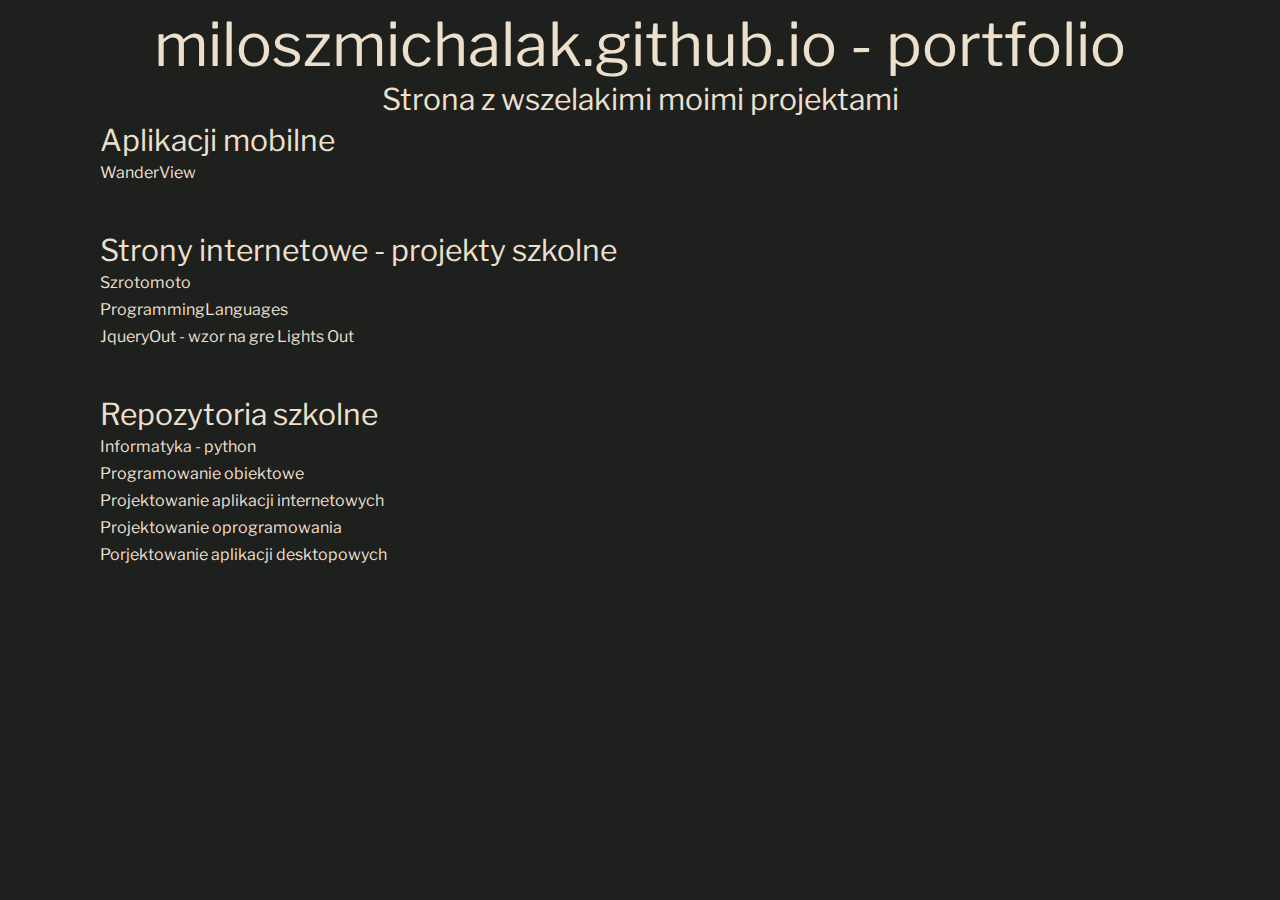
<file: index.html>
<!DOCTYPE html>
<html lang="en" xmlns="http://www.w3.org/1999/html">
<head>
    <meta charset="UTF-8">
    <meta http-equiv="X-UA-Compatible" content="IE=edge">
    <meta name="viewport" content="width=device-width, initial-scale=1.0">
    <title>Miloszmichalak.github.io</title>
    <link rel="stylesheet" href="style.css">
</head>
<body>

    <header class="text-center">miloszmichalak.github.io - portfolio</header>
    <article class="text-center">Strona z wszelakimi moimi projektami</article>

    <div>
        <article>Aplikacji mobilne</article>
        <a target="_blank" href="https://github.com/MiloszMichalak/WanderView">WanderView</a>
    </div>

    <div>
        <article>Strony internetowe - projekty szkolne</article>
        <a target="_blank" href="https://miloszmichalak.github.io/Szrotomoto/index.html">Szrotomoto</a>
        <a target="_blank" href="https://miloszmichalak.github.io/ProgrammingLanguages/index.html">ProgrammingLanguages</a>
        <a target="_blank" href="https://miloszmichalak.github.io/jQueryOut/index.html">JqueryOut - wzor na gre Lights Out</a>
    </div>

    <div>
        <article>Repozytoria szkolne</article>
        <a target="_blank" href="https://github.com/MiloszMichalak/Python-informatyka">Informatyka - python</a> 
        <a target="_blank" href="https://github.com/MiloszMichalak/Programowanie-obiektowe">Programowanie obiektowe</a>
        <a target="_blank" href="https://github.com/MiloszMichalak/Projektowanie-aplikacji-internetowych">Projektowanie aplikacji internetowych</a>
        <a target="_blank" href="https://github.com/MiloszMichalak/Projektowanie-oprogramowania">Projektowanie oprogramowania</a>
        <a target="_blank" href="https://github.com/MiloszMichalak/Projektowanie-aplikacji-desktopowych">Porjektowanie aplikacji desktopowych</a>
    </div>

</body>
</html>
</file>
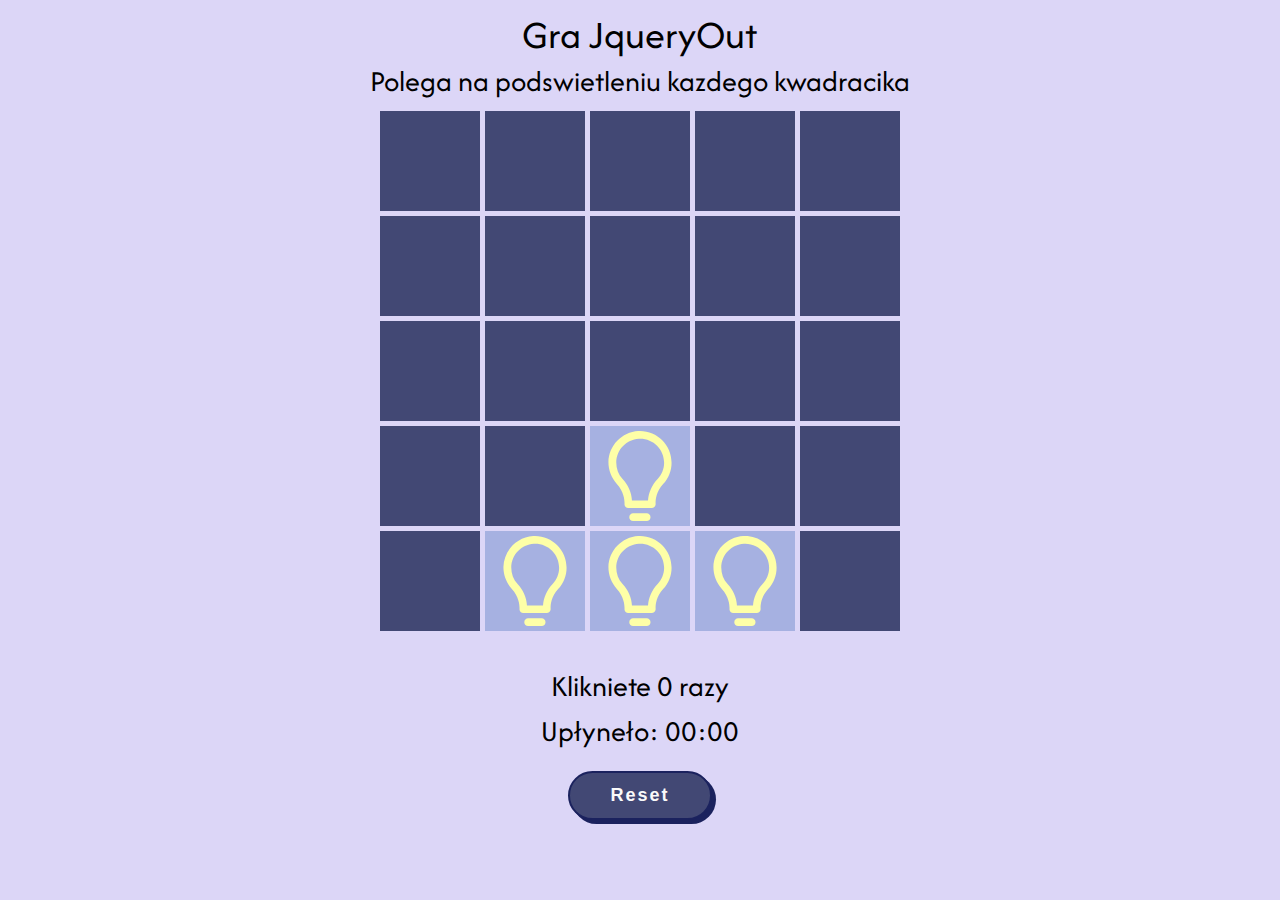
<file: JqueryOut/index.html>
<!doctype html>
<html lang="pl">
<head>
    <meta charset="UTF-8">
    <meta name="viewport" content="width=device-width, initial-scale=1">
    <title>Gra JqueryOut</title>
    <script src="https://code.jquery.com/jquery-3.1.1.min.js"></script>
    <script async src="script.js"></script>
    <link rel="stylesheet" href="style.css">
</head>
<body>

    <header>Gra JqueryOut</header>
    <article>Polega na podswietleniu kazdego kwadracika</article>

    <div id="board">
        <div id="game-board"></div>
    </div>
   <div>
       <p id="youWon"></p>
       <p id="timeClicked" class="info">Klikniete 0 razy</p>
       <p id="czas" class="info">Upłyneło: 00:00</p>
       <input id="reset" type="button" value="Reset">
   </div>

</body>
</html>
</file>
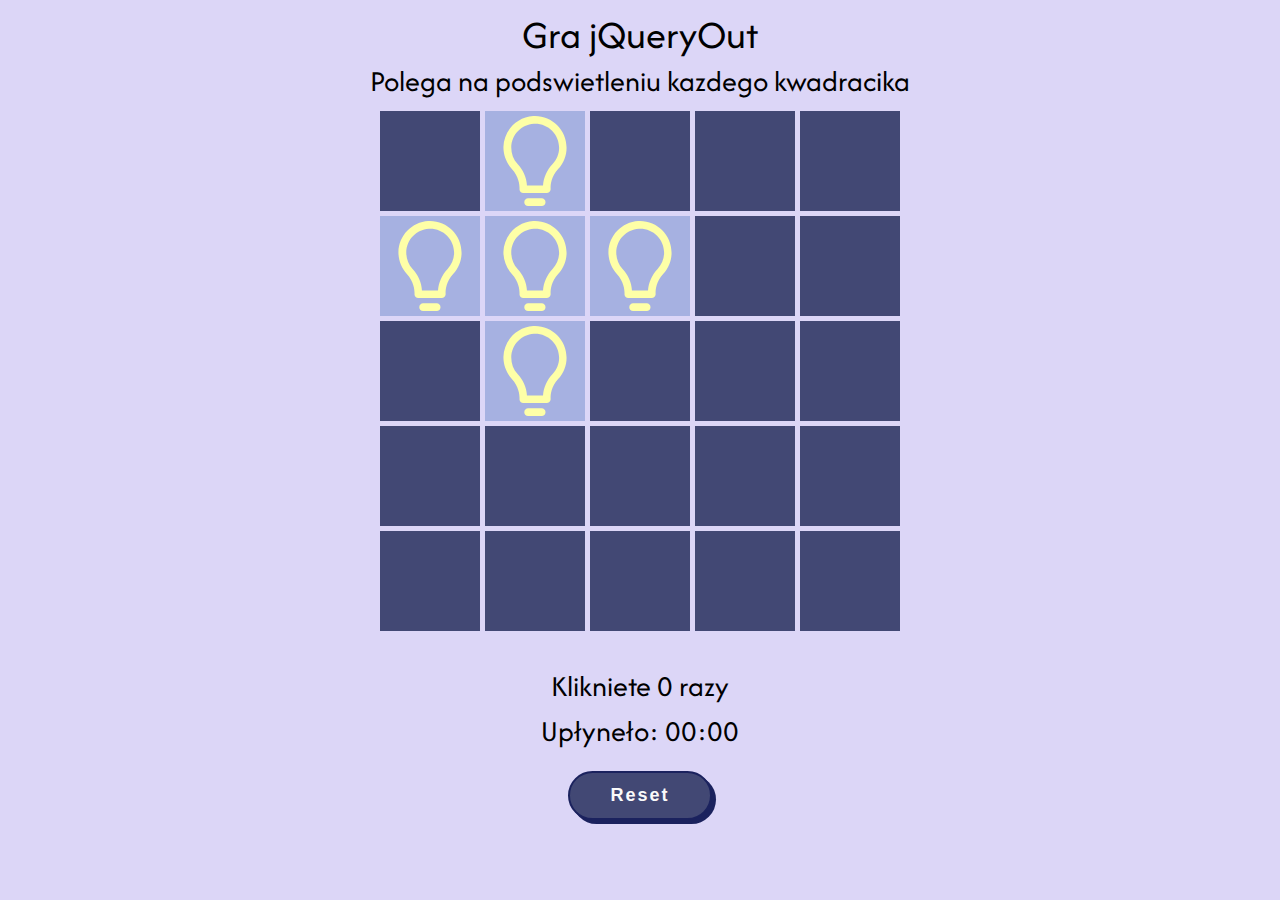
<file: jQueryOut/index.html>
<!doctype html>
<html lang="pl">
<head>
    <meta charset="UTF-8">
    <meta name="viewport" content="width=device-width, initial-scale=1">
    <title>Gra JqueryOut</title>
    <script src="https://code.jquery.com/jquery-3.6.0.min.js"></script>
    <script async src="script.js"></script>
    <link rel="stylesheet" href="style.css">
</head>
<body>

    <header>Gra jQueryOut</header>
    <article>Polega na podswietleniu kazdego kwadracika</article>

    <div id="board">
        <div id="game-board"></div>
    </div>
   <div>
       <p id="youWon"></p>
       <p id="timeClicked" class="info">Klikniete 0 razy</p>
       <p id="czas" class="info">Upłyneło: 00:00</p>
       <input id="reset" type="button" value="Reset">
   </div>

</body>
</html>
</file>
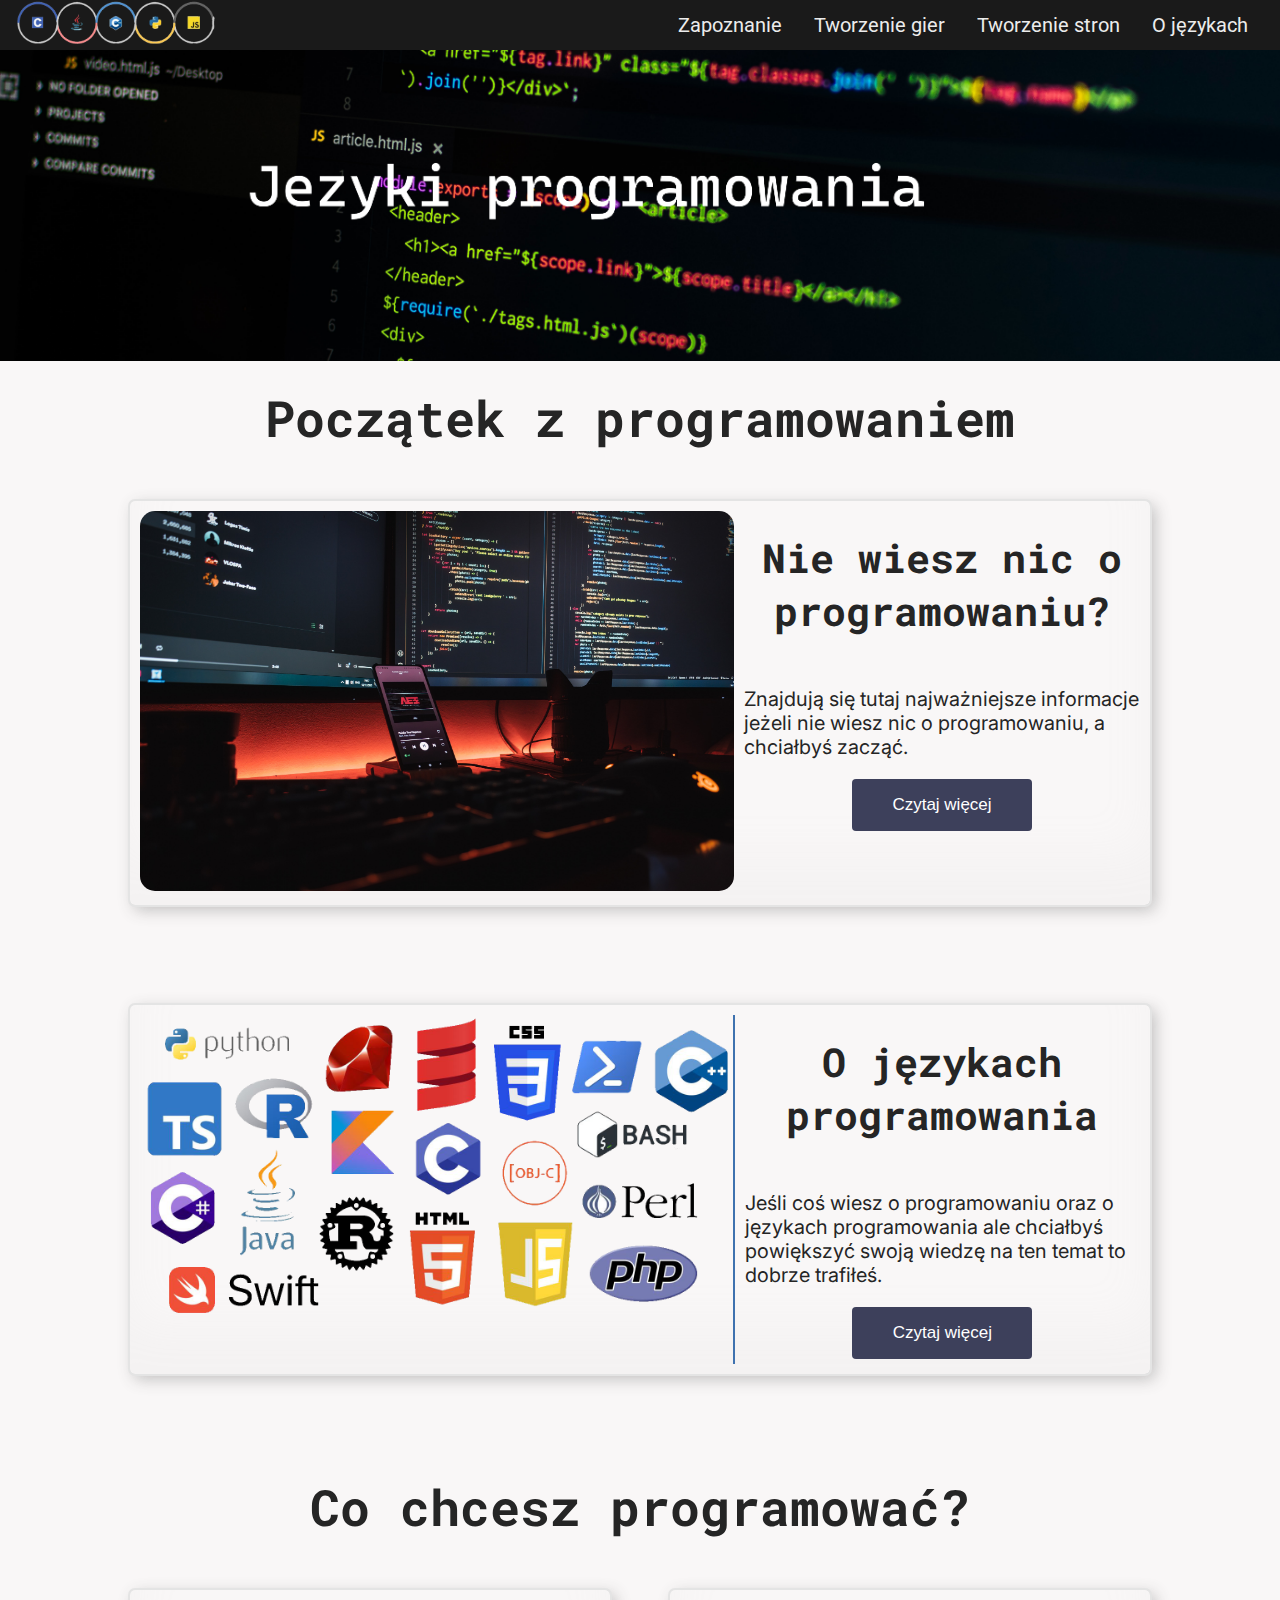
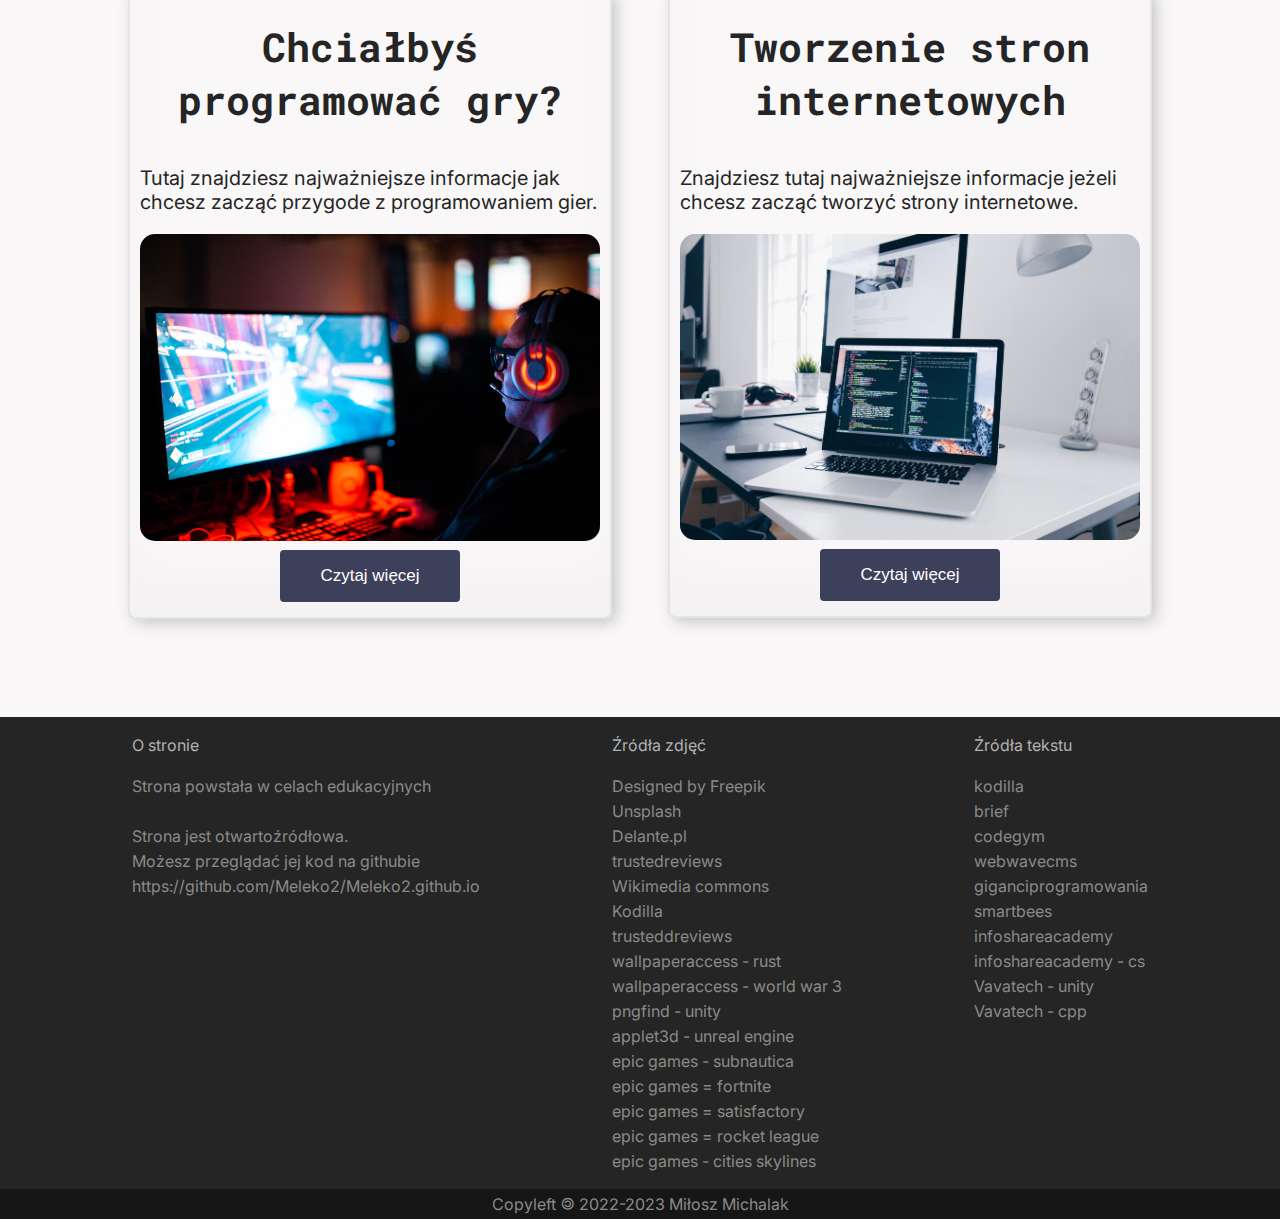
<file: ProgrammingLanguages/index.html>
<!DOCTYPE html>
<html lang="pl">
<head>
    <meta charset="UTF-8" />
    <meta name="viewport" content="width=device-width, initial-scale=1, shrink-to-fit=no">
    <meta http-equiv="x-ua-compatible" content="ie=edge">
    <meta http-equiv="X-UA-Compatible" content="IE=7">
    <meta http-equiv="Content-Type" content="text/html;charset=UTF-8">
    <meta name="description" content="Strona wykonana w celach edukacyjnych, zrzekam sie wszystkich praw autorskich">
    <meta name="keywords" content="Language, jezyki, Programming, programowania, programowanie, nauka, edukacja">
    <meta name="author" content="Miłosz Michalak">
    <title>Języki programowania</title>
    <link rel="icon" type="image/png" href="/img/SmallLogo.png">
    <link rel="stylesheet" href="mainStyle.css">
    <link rel="stylesheet" href="indexStyle.css">
</head>
<body>
    
    <!--Navigation-->
    <div class="top-nav">
        <div>
          <a href="index.html"><img src="img/logo.png" alt="Logo" id="logoIndex"></a>
        </div>
        <input id="menu-toggle" type="checkbox">
        <label class='menu-button-container' for="menu-toggle">
        <div class='menu-button'></div>
      </label>
        <ul class="menu">
          <li><a href="websites/Zapoznanie/zapoznanie.html">Zapoznanie</a></li>
          <li><a href="websites/gry/gry.html">Tworzenie gier</a></li>
          <li><a href="websites/stronyInternetowe/strony.html">Tworzenie stron</a></li>
          <li><a href="websites/jezyki/jezyki.html">O językach</a></li>
        </ul>
    </div>
    
    <!--Header-->
    <img id="background" src="img/programmingBackground.png" alt="">
    
    <!--Main container-->
    <div class="container">
        <h2 class="mediumHeader mb-5">Początek z programowaniem</h2>
        <!--Title boxes-->
        
        <div class="wideBox">
            <!--img Box-->
            <div class="imgBox">
                <img src="img/aboutBackground.jpg" alt="programowanie" class="picture">
            </div>
            <!--Text Box-->
            <div class="headersBox">
                <h3 class="header text-center mb-5">Nie wiesz nic o programowaniu?</h3>
                <p class="text">Znajdują się tutaj najważniejsze informacje jeżeli nie wiesz nic o programowaniu, a chciałbyś zacząć.</p>
                <button onclick="location.href='websites/Zapoznanie/zapoznanie.html'"><span>Czytaj więcej</span></button>
            </div>
        </div>
        <div class="wideBox">
            <!--img Box-->
            <div class="imgBox" id="brImg">
                <img src="img/programmingLanguages.png" alt="programowanie" class="picture">
            </div>
            <!--Text Box-->
            <div class="headersBox">
                <h3 class="header text-center mb-5">O językach programowania</h3>
                <p class="text">Jeśli coś wiesz o programowaniu oraz o językach programowania ale chciałbyś powiększyć swoją wiedzę na ten temat to dobrze trafiłeś.</p>
                <button onclick="location.href='websites/jezyki/jezyki.html'"><span>Czytaj więcej</span></button>
            </div>
        </div>
        
        <h2 class="mediumHeader mb-5">Co chcesz programować?</h2>
        <!--Boxes-->
        <div class="boxy">
            <!--Game box-->
            <div class="box">
                    <h3 class="header text-center">Chciałbyś programować gry?</h3>
                    <p class="text">Tutaj znajdziesz najważniejsze informacje jak chcesz zacząć przygode z programowaniem gier.</p>
                    <img src="img/gameBackground.jpg" alt="Osoba grająca w gre" class="picture">
                    <button onclick="location.href='websites/gry/gry.html'"><span>Czytaj więcej</span></button>
            </div>
            <!--Web box-->
            <div class="box">
                <h3 class="header text-center">Tworzenie stron internetowych</h3>
                <p class="text">Znajdziesz tutaj najważniejsze informacje jeżeli chcesz zacząć tworzyć strony internetowe.</p>
                <img src="img/websiteBackground.jpg" alt="laptop z otwartym programem do programowania i w tle monitor z otwarta strona internetowa" class="picture">
                <button onclick="location.href='websites/stronyInternetowe/strony.html'"><span>Czytaj więcej</span></button>
            </div>
        </div>

    </div>

    <div class="footer">
        <div class="footer-list">
            <p class="mb-3">O stronie</p>
            <a href="#">Strona powstała w celach edukacyjnych</a><br>
            <a href="#">Strona jest otwartoźródłowa.<br>
            Możesz przeglądać jej kod na githubie <a href="https://github.com/Meleko2/Meleko2.github.io" target="_blank">https://github.com/Meleko2/Meleko2.github.io</a></a>
        </div>

        <div class="footer-list">
            <p class="mb-3">Źródła zdjęć</p>   
            <a href="http://www.freepik.com" target="_blank">Designed by Freepik</a>
            <a href="https://unsplash.com" target="_blank">Unsplash</a>
            <a href="https://delante.pl/definicje/certyfikat-ssl/" target="_blank">Delante.pl</a>
            <a href="https://www.trustedreviews.com/news/fortnite-chapter-3-new-map-battle-pass-skins-release-date-4189712">trustedreviews</a>
            <a href="https://commons.wikimedia.org/wiki/Strona_główna" target="_blank">Wikimedia commons</a>
            <a href="https://kodilla.com/pl/blog/jak-efektywnie-uczyc-sie-programowania" target="_blank">Kodilla</a>
            <a href="https://www.trustedreviews.com/news/pokemon-go-gets-a-special-update-for-iphones-4189154" target="_blank">trusteddreviews</a>
            <a href="https://wallpaperaccess.com/rust-game" target="_blank">wallpaperaccess - rust</a>
            <a href="https://wallpaperaccess.com/world-war-3-game" target="_blank">wallpaperaccess - world war 3</a>
            <a href="https://www.pngfind.com/freepng/unity-logo/" target="_blank">pngfind - unity</a>
            <a href="https://applet3d.com/3d-rendering/best-architectural-rendering-software/" target="_blank">applet3d - unreal engine</a>
            <a href="https://store.epicgames.com/en-US/p/subnautica" target="_blank">epic games - subnautica</a>
            <a href="https://store.epicgames.com/en-US/p/fortnite" target="_blank">epic games = fortnite</a>
            <a href="https://store.epicgames.com/en-US/p/satisfactory" target="_blank">epic games = satisfactory</a>
            <a href="https://store.epicgames.com/en-US/p/rocket-league" target="_blank">epic games = rocket league</a>
            <a href="https://store.epicgames.com/pl/p/cities-skylines" target="_blank">epic games - cities skylines</a>

        </div>

        <div class="footer-list">
            <p class="mb-3">Źródła tekstu</p>
            <a href="https://kodilla.com/pl/blog/nauka-programowania-od-zera" target="_blank">kodilla</a>
            <a href="https://brief.pl/tworzenie-stron-internetowych-od-czego-powinienes-zaczac/" target="_blank">brief</a>
            <a href="https://codegym.cc/pl/groups/posts/dlaczego-powiniene-nauczy-si-jzyka-java-w-2020" target="_blank">codegym</a>
            <a href="https://webwavecms.com/tworzenie-stron-internetowych-to-latwe" target="_blank">webwavecms</a>
            <a href="https://www.giganciprogramowania.edu.pl/blog/jak-zaczac-przygode-z-programowaniem-gier" target="_blank">giganciprogramowania</a>
            <a href="https://smartbees.pl/baza-wiedzy/php" target="_blank">smartbees</a>
            <a href="https://infoshareacademy.com/blog/2021/01/18/jak-zaczac-programowac-gry/" target="_blank">infoshareacademy</a>
            <a href="https://infoshareacademy.com/blog/2022/12/14/dlaczego-warto-zostac-c-developerem/" target="_blank">infoshareacademy - cs</a>
            <a href="https://vavatech.pl/technologie/tworzenie-gier/unity" target="_blank">Vavatech - unity</a>
            <a href="https://vavatech.pl/technologie/jezyki-programowania/cpp" target="_blank">Vavatech - cpp</a>
        </div>
        </div>

        <div id="down-footer">
            <a href="#">Copyleft <span id="copyleft">&copy;</span> 2022-2023 Miłosz Michalak</a>
        </div>

</body>
</html>
</file>
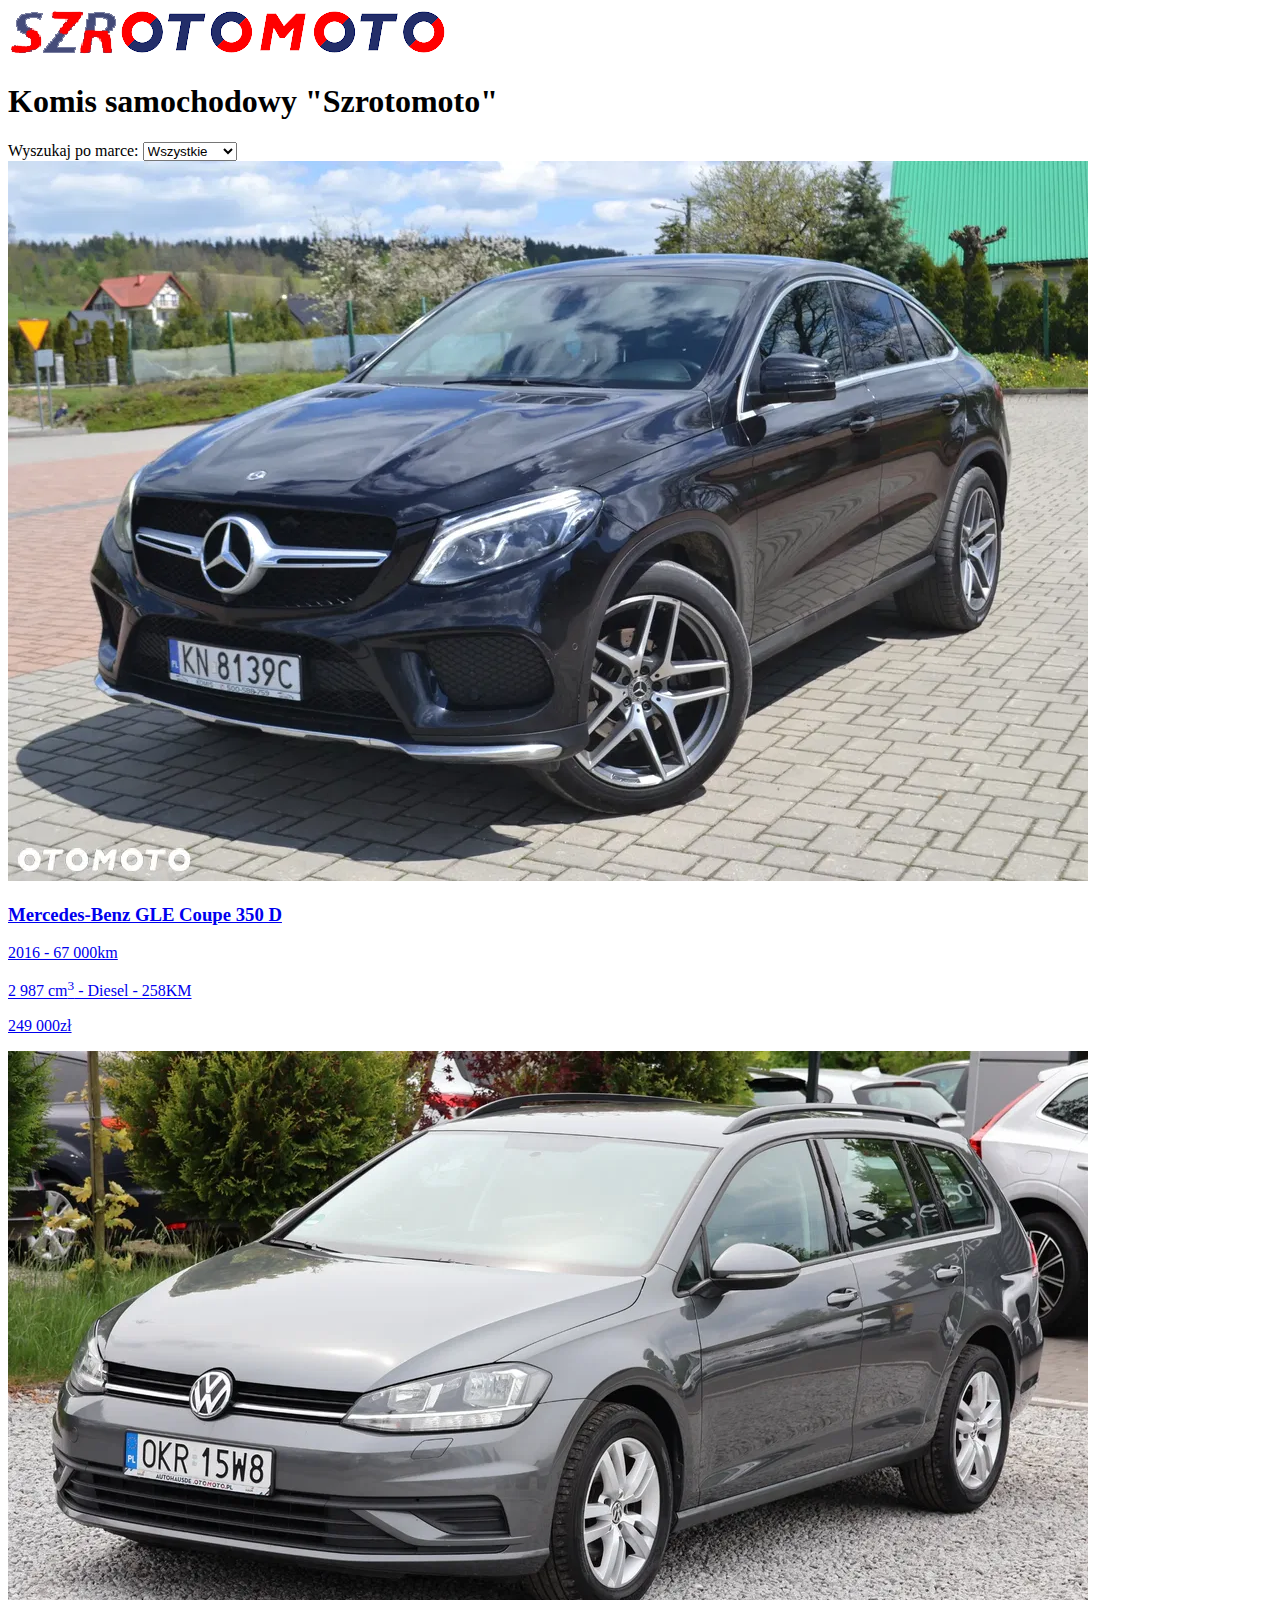
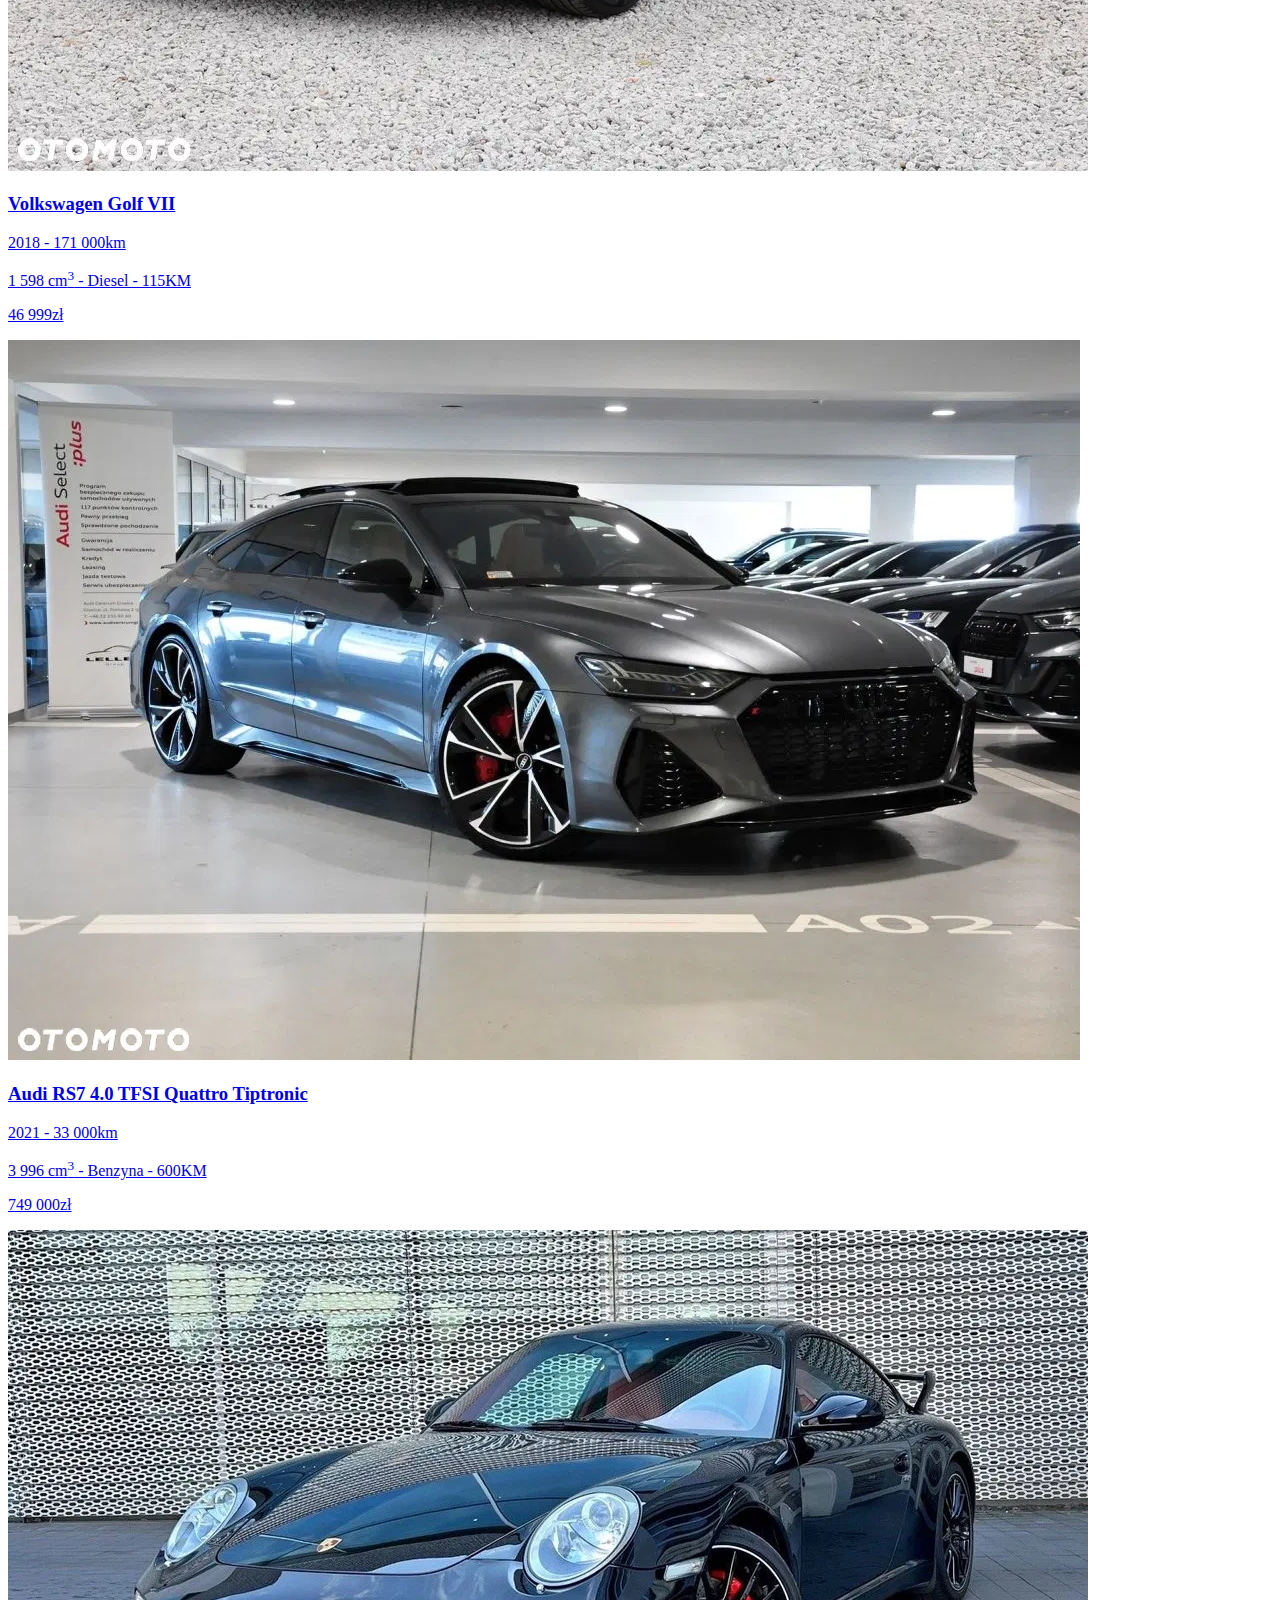
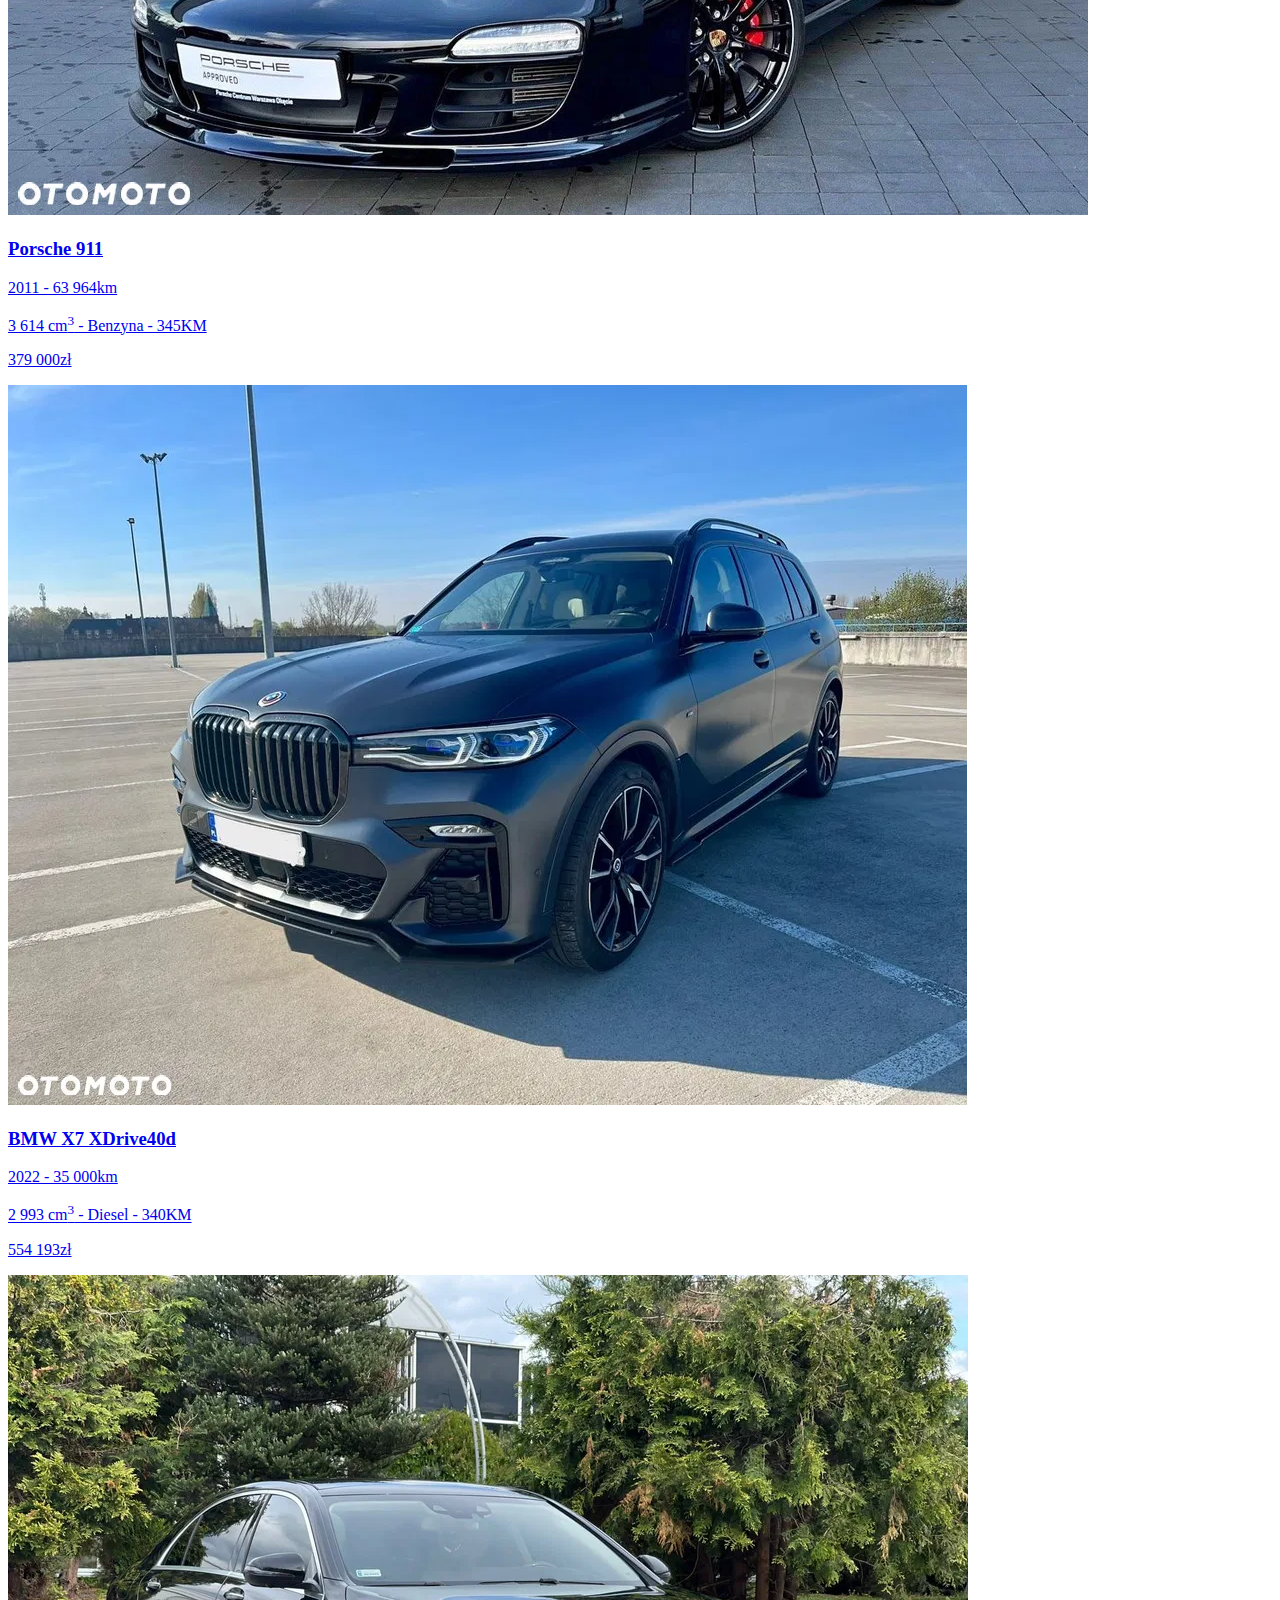
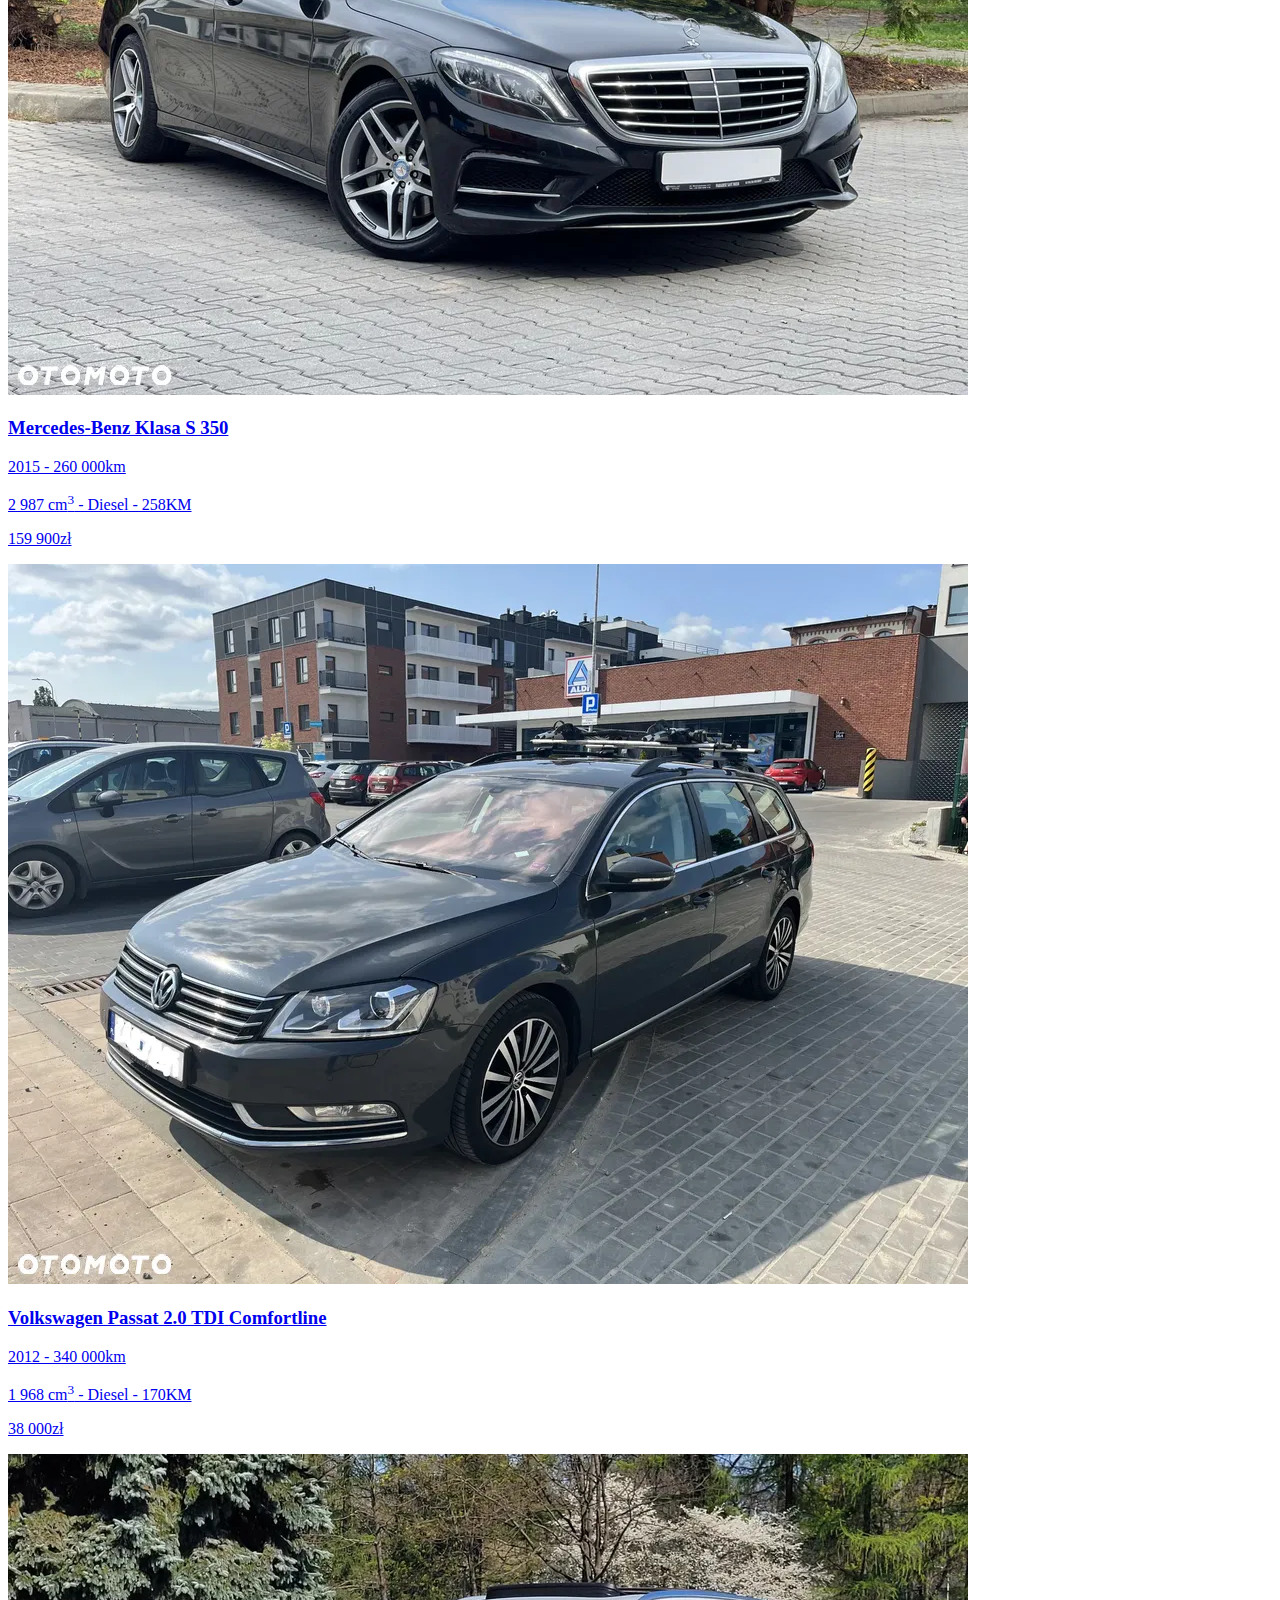
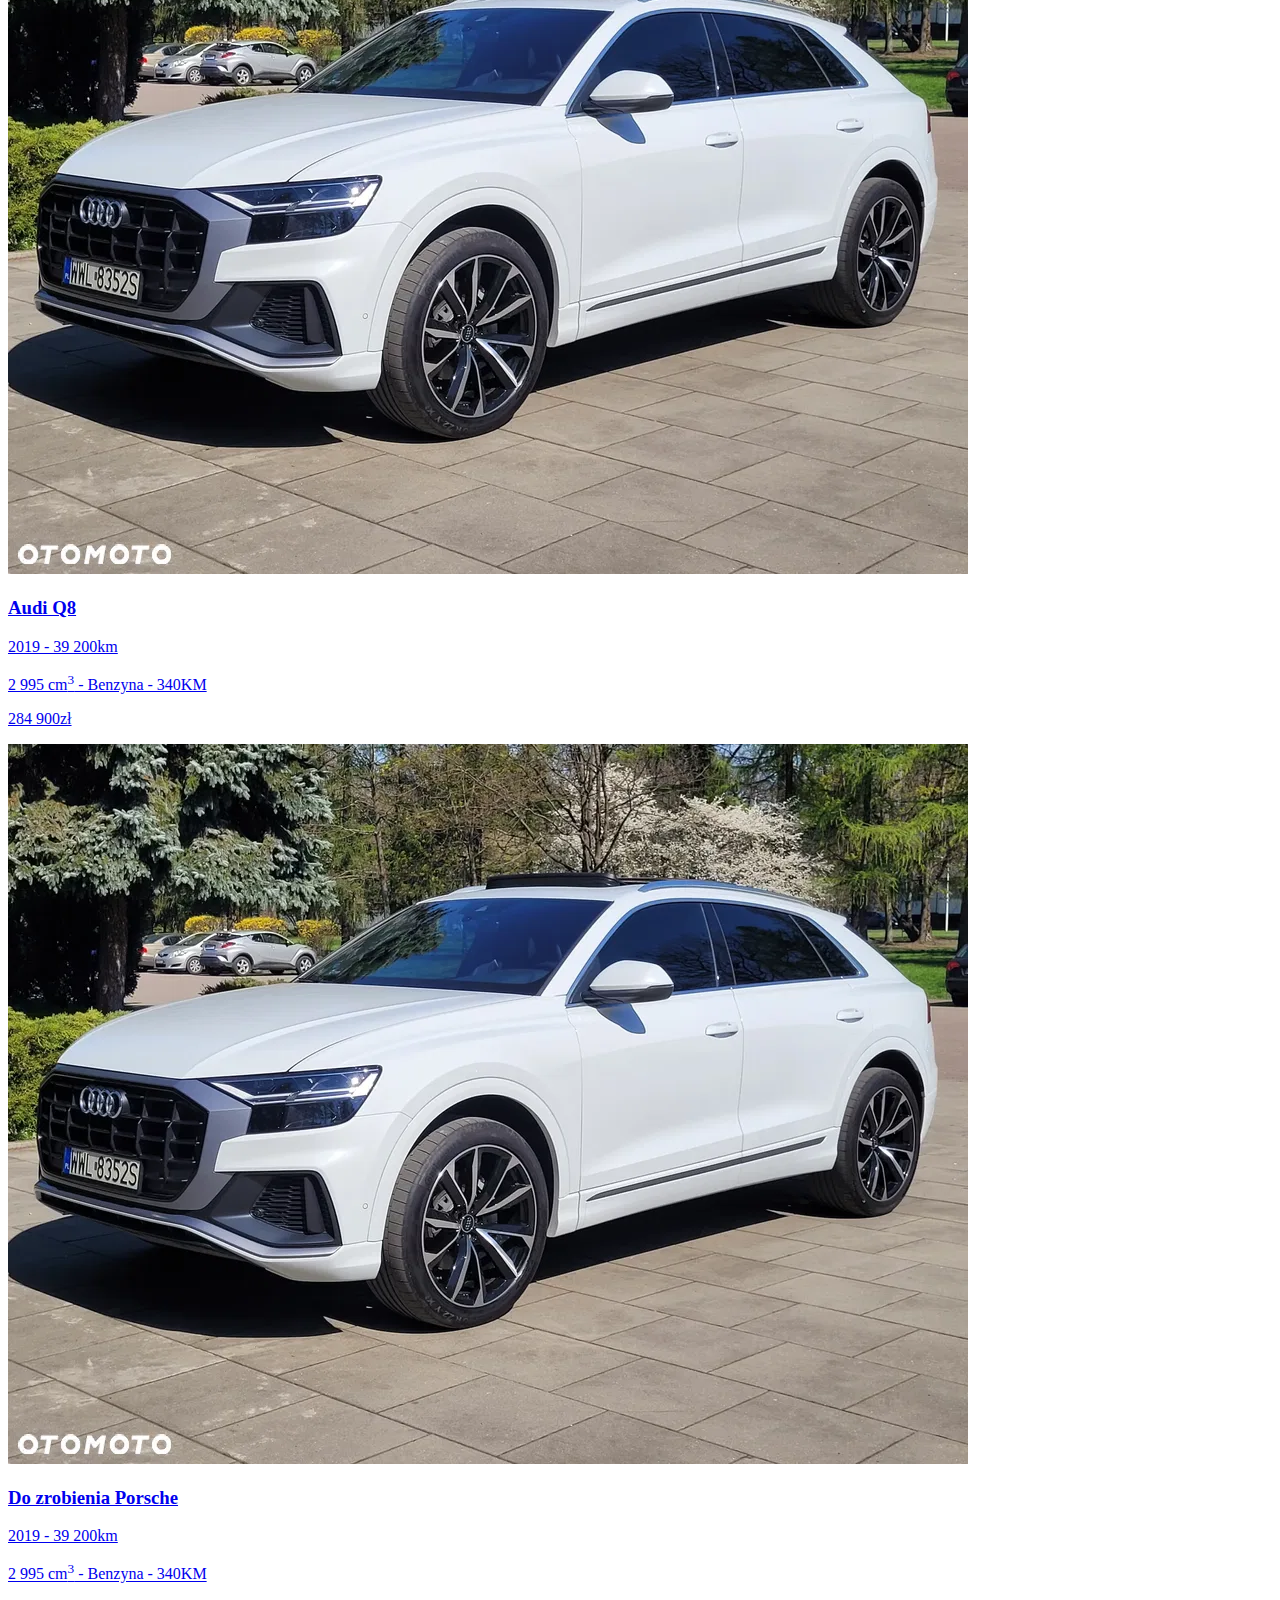
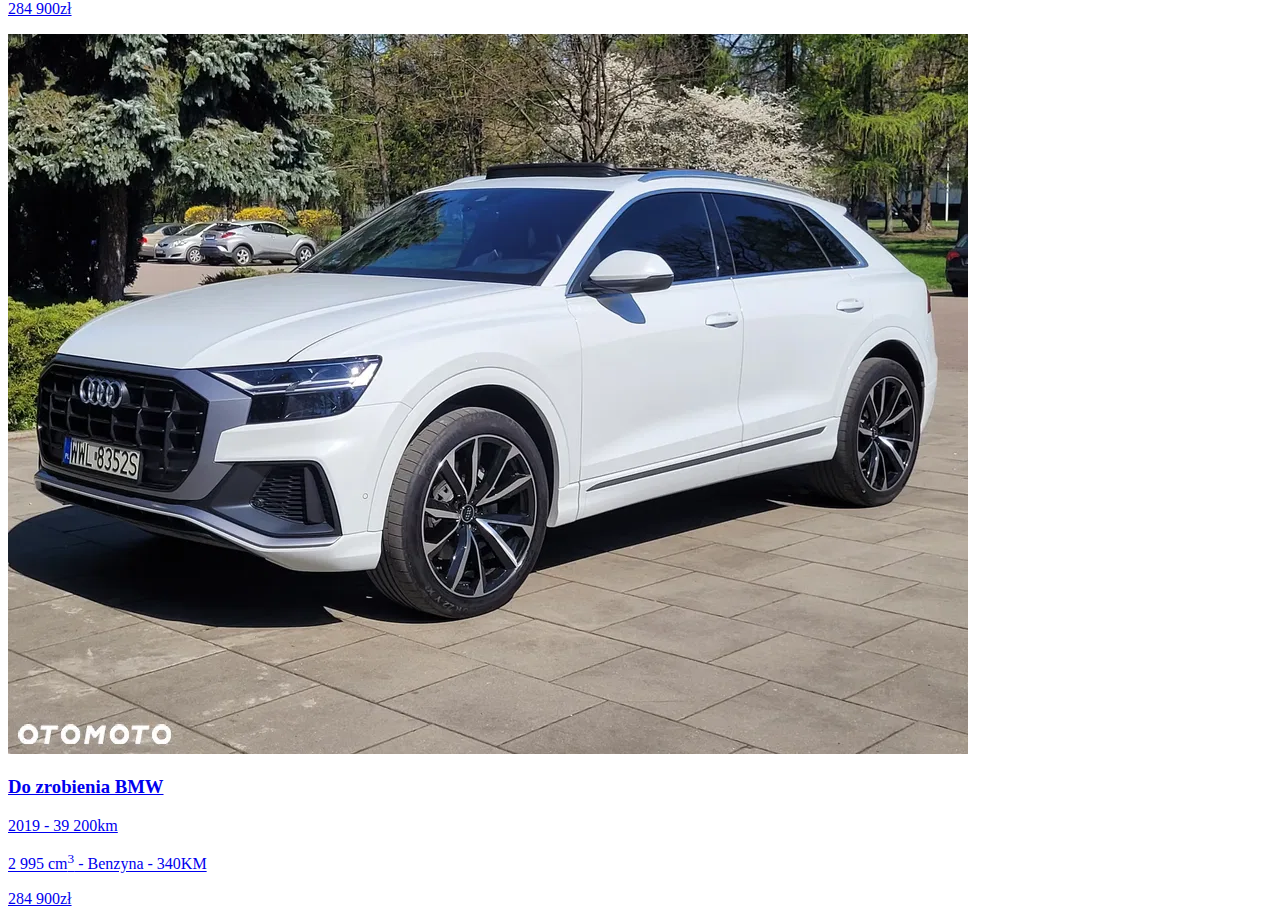
<file: Szrotomoto/index.html>
<!DOCTYPE html>
<html lang="pl">
  <head>
    <meta charset="UTF-8" />
    <meta http-equiv="X-UA-Compatible" content="IE=edge" />
    <meta name="viewport" content="width=device-width, initial-scale=1.0" />
    <meta http-equiv="Content-Type" content="text/html;charset=UTF-8" />
    <meta
      name="description"
      content="Salon samochodowy Szrotomoto. Strona internetowa zrobiona w celach edukacyjnych"
    />
    <meta
      name="keywords"
      content="Nauka, mercedes, samochod, salon, samochod"
    />
    <title>Szrotomoto</title>
    <link
      href="https://cdn.jsdelivr.net/npm/bootstrap@5.3.0/dist/css/bootstrap.min.css"
      rel="stylesheet"
      integrity="sha384-9ndCyUaIbzAi2FUVXJi0CjmCapSmO7SnpJef0486qhLnuZ2cdeRhO02iuK6FUUVM"
      crossorigin="anonymous"
    />
    <link rel="shortcut icon" href="img/logoS.png" type="image/x-icon">
    <script
      src="https://cdn.jsdelivr.net/npm/bootstrap@5.3.0/dist/js/bootstrap.bundle.min.js"
      integrity="sha384-geWF76RCwLtnZ8qwWowPQNguL3RmwHVBC9FhGdlKrxdiJJigb/j/68SIy3Te4Bkz"
      crossorigin="anonymous"
    ></script>
    <script src="js/script.js"></script>
  </head>
  <body>

    <nav class="navbar navbar-expand-lg bg-body-secondary">
      <div class="container-fluid">
        <a class="navbar-brand fs-1 d-block ms-auto me-auto" href="index.html"
          ><img src="img/pinkeLogo.png" alt=""></a
        >
      </div>
    </nav>

    <div class="container offset-xxl-2">
      <h1 class="mt-5 mb-5 display-2">Komis samochodowy "Szrotomoto"</h1>
      <div class="row">
        <div class="col-md-6 col-sm-12">
          <label class="fs-4 mb-2">Wyszukaj po marce:</label>
          <select
            class="form-select mb-4"
            name="cars"
            id="cars"
            onchange="Wybor()"
          >
            <option value="all">Wszystkie</option>
            <option value="volkswagen">Volkswagen</option>
            <option value="mercedes">Mercedes</option>
            <option value="audi">Audi</option>
            <option value="porsche">Porsche</option>
            <option value="bmw">BMW</option>
          </select>
        </div>
      </div>

      <!-- ! Wyswietlanie w karcie: cena, obrazek, marka, rok, model, rocznik, moc silnika, przebieg -->
      <a href="#" class="text-decoration-none" onclick="WczytajDane(0)">
        <div class="card mb-5 cars mercedes" style="max-width: 940px">
          <div class="row g-0">
            <div class="col-md-4">
              <img
                src="img/Mercedes-Benz GLE 350D.jpg"
                class="img-fluid rounded-start"
                alt="..."
              />
            </div>
            <div class="col-md-8">
              <div class="card-body">
                <div class="row">
                  <div class="col-lg-9 col-md-8 col-sm-12">
                    <h3 class="card-title m-0">
                      Mercedes-Benz GLE Coupe 350 D
                    </h3>
                    <p class="card-text mb-1 fs-5">2016 - 67 000km</p>
                    <p class="card-text fs-6">
                      2 987 cm<sup>3</sup> - Diesel - 258KM
                    </p>
                  </div>
                  <div class="col-lg-3 col-md-4 col-sm-12 mt-3 align-self-center">
                    <p class="card-text text-danger me-3 h4">249 000zł</p>
                  </div>
                </div>
              </div>
            </div>
          </div>
        </div>
      </a>

      <a href="#" class="text-decoration-none" onclick="WczytajDane(1)">
        <div class="card mb-5 cars volkswagen" style="max-width: 940px">
          <div class="row g-0">
            <div class="col-md-4">
              <img
                src="img/Volkswagen Golf VII.jpg"
                class="img-fluid rounded-start"
                alt="..."
              />
            </div>
            <div class="col-md-8">
              <div class="card-body">
                <div class="row">
                  <div class="col-lg-9 col-md-8 col-sm-12">
                    <h3 class="card-title m-0">
                      Volkswagen Golf VII
                    </h3>
                    <p class="card-text mb-1 fs-5">2018 - 171 000km</p>
                    <p class="card-text fs-6">
                      1 598 cm<sup>3</sup> - Diesel - 115KM
                    </p>
                  </div>
                  <div class="col-lg-3 col-md-4 col-sm-12 mt-3 align-self-center">
                    <p class="card-text text-danger me-3 h4">46 999zł</p>
                  </div>
                </div>
              </div>
            </div>
          </div>
        </div>
      </a>


      <a href="#" class="text-decoration-none" onclick="WczytajDane(2)">
        <div class="card mb-5 cars audi" style="max-width: 940px">
          <div class="row g-0">
            <div class="col-md-4">
              <img
                src="img/Audi RS7.jpg"
                class="img-fluid rounded-start"
                alt="..."
              />
            </div>
            <div class="col-md-8">
              <div class="card-body">
                <div class="row">
                  <div class="col-lg-9 col-md-8 col-sm-12">
                    <h3 class="card-title m-0">
                      Audi RS7 4.0 TFSI Quattro Tiptronic
                    </h3>
                    <p class="card-text mb-1 fs-5">2021 - 33 000km</p>
                    <p class="card-text fs-6">
                      3 996 cm<sup>3</sup> - Benzyna - 600KM
                    </p>
                  </div>
                  <div class="col-lg-3 col-md-4 col-sm-12 mt-3 align-self-center">
                    <p class="card-text text-danger me-3 h4">749 000zł</p>
                  </div>
                </div>
              </div>
            </div>
          </div>
        </div>
      </a>


      <a href="#" class="text-decoration-none" onclick="WczytajDane(3)">
        <div class="card mb-5 cars porsche" style="max-width: 940px">
          <div class="row g-0">
            <div class="col-md-4">
              <img
                src="img/Porsche 911.jpg"
                class="img-fluid rounded-start"
                alt="..."
              />
            </div>
            <div class="col-md-8">
              <div class="card-body">
                <div class="row">
                  <div class="col-lg-9 col-md-8 col-sm-12">
                    <h3 class="card-title m-0">
                      Porsche 911
                    </h3>
                    <p class="card-text mb-1 fs-5">2011 - 63 964km</p>
                    <p class="card-text fs-6">
                      3 614 cm<sup>3</sup> - Benzyna - 345KM
                    </p>
                  </div>
                  <div class="col-lg-3 col-md-4 col-sm-12 mt-3 align-self-center">
                    <p class="card-text text-danger me-3 h4">379 000zł</p>
                  </div>
                </div>
              </div>
            </div>
          </div>
        </div>
      </a>

      <a href="#" class="text-decoration-none" onclick="WczytajDane(4)">
        <div class="card mb-5 cars bmw" style="max-width: 940px">
          <div class="row g-0">
            <div class="col-md-4">
              <img
                src="img/BMW X7 XDrive40d.jpg"
                class="img-fluid rounded-start"
                alt="..."
              />
            </div>
            <div class="col-md-8">
              <div class="card-body">
                <div class="row">
                  <div class="col-lg-9 col-md-8 col-sm-12">
                    <h3 class="card-title m-0">
                      BMW X7 XDrive40d
                    </h3>
                    <p class="card-text mb-1 fs-5">2022 - 35 000km</p>
                    <p class="card-text fs-6">
                      2 993 cm<sup>3</sup> - Diesel - 340KM
                    </p>
                  </div>
                  <div class="col-lg-3 col-md-4 col-sm-12 mt-3 align-self-center">
                    <p class="card-text text-danger me-3 h4">554 193zł</p>
                  </div>
                </div>
              </div>
            </div>
          </div>
        </div>
      </a>

      <a href="#" class="text-decoration-none" onclick="WczytajDane(5)">
        <div class="card mb-5 cars mercedes" style="max-width: 940px">
          <div class="row g-0">
            <div class="col-md-4">
              <img
                src="img/Mercedes-Benz Klasa S 350.jpg"
                class="img-fluid rounded-start"
                alt="..."
              />
            </div>
            <div class="col-md-8">
              <div class="card-body">
                <div class="row">
                  <div class="col-lg-9 col-md-8 col-sm-12">
                    <h3 class="card-title m-0">
                      Mercedes-Benz Klasa S 350
                    </h3>
                    <p class="card-text mb-1 fs-5">2015 - 260 000km</p>
                    <p class="card-text fs-6">
                      2 987 cm<sup>3</sup> - Diesel - 258KM
                    </p>
                  </div>
                  <div class="col-lg-3 col-md-4 col-sm-12 mt-3 align-self-center">
                    <p class="card-text text-danger me-3 h4">159 900zł</p>
                  </div>
                </div>
              </div>
            </div>
          </div>
        </div>
      </a>

      <a href="#" class="text-decoration-none" onclick="WczytajDane(6)">
        <div class="card mb-5 cars volkswagen" style="max-width: 940px">
          <div class="row g-0">
            <div class="col-md-4">
              <img
                src="img/Volkswagen Passat 2.0 TDI Comfortline.jpg"
                class="img-fluid rounded-start"
                alt="..."
              />
            </div>
            <div class="col-md-8">
              <div class="card-body">
                <div class="row">
                  <div class="col-lg-9 col-md-8 col-sm-12">
                    <h3 class="card-title m-0">
                      Volkswagen Passat 2.0 TDI Comfortline
                    </h3>
                    <p class="card-text mb-1 fs-5">2012 - 340 000km</p>
                    <p class="card-text fs-6">
                      1 968 cm<sup>3</sup> - Diesel - 170KM
                    </p>
                  </div>
                  <div class="col-lg-3 col-md-4 col-sm-12 mt-3 align-self-center">
                    <p class="card-text text-danger me-3 h4">38 000zł</p>
                  </div>
                </div>
              </div>
            </div>
          </div>
        </div>
      </a>


      <a href="#" class="text-decoration-none" onclick="WczytajDane(7)">
        <div class="card mb-5 cars audi" style="max-width: 940px">
          <div class="row g-0">
            <div class="col-md-4">
              <img
                src="img/Audi Q8.jpg"
                class="img-fluid rounded-start"
                alt="..."
              />
            </div>
            <div class="col-md-8">
              <div class="card-body">
                <div class="row">
                  <div class="col-lg-9 col-md-8 col-sm-12">
                    <h3 class="card-title m-0">
                      Audi Q8
                    </h3>
                    <p class="card-text mb-1 fs-5">2019 - 39 200km</p>
                    <p class="card-text fs-6">
                      2 995 cm<sup>3</sup> - Benzyna - 340KM
                    </p>
                  </div>
                  <div class="col-lg-3 col-md-4 col-sm-12 mt-3 align-self-center">
                    <p class="card-text text-danger me-3 h4">284 900zł</p>
                  </div>
                </div>
              </div>
            </div>
          </div>
        </div>
      </a>

      <!-- TODO do zrobienia jeszcze Porsche(ta karta)-->
      <a href="#" class="text-decoration-none" onclick="WczytajDane(8)">
        <div class="card mb-5 cars mercedes" style="max-width: 940px">
          <div class="row g-0">
            <div class="col-md-4">
              <img
                src="img/Audi Q8.jpg"
                class="img-fluid rounded-start"
                alt="..."
              />
            </div>
            <div class="col-md-8">
              <div class="card-body">
                <div class="row">
                  <div class="col-lg-9 col-md-8 col-sm-12">
                    <h3 class="card-title m-0">
                      Do zrobienia Porsche
                    </h3>
                    <p class="card-text mb-1 fs-5">2019 - 39 200km</p>
                    <p class="card-text fs-6">
                      2 995 cm<sup>3</sup> - Benzyna - 340KM
                    </p>
                  </div>
                  <div class="col-lg-3 col-md-4 col-sm-12 mt-3 align-self-center">
                    <p class="card-text text-danger me-3 h4">284 900zł</p>
                  </div>
                </div>
              </div>
            </div>
          </div>
        </div>
      </a>

      <!-- TODO do zrobienia jeszcze BMW(ta karta)-->
      <a href="#" class="text-decoration-none" onclick="WczytajDane(9)">
        <div class="card mb-5 cars mercedes" style="max-width: 940px">
          <div class="row g-0">
            <div class="col-md-4">
              <img
                src="img/Audi Q8.jpg"
                class="img-fluid rounded-start"
                alt="..."
              />
            </div>
            <div class="col-md-8">
              <div class="card-body">
                <div class="row">
                  <div class="col-lg-9 col-md-8 col-sm-12">
                    <h3 class="card-title m-0">
                      Do zrobienia BMW
                    </h3>
                    <p class="card-text mb-1 fs-5">2019 - 39 200km</p>
                    <p class="card-text fs-6">
                      2 995 cm<sup>3</sup> - Benzyna - 340KM
                    </p>
                  </div>
                  <div class="col-lg-3 col-md-4 col-sm-12 mt-3 align-self-center">
                    <p class="card-text text-danger me-3 h4">284 900zł</p>
                  </div>
                </div>
              </div>
            </div>
          </div>
        </div>
      </a>


    </div>
  </body>
</html>
</file>
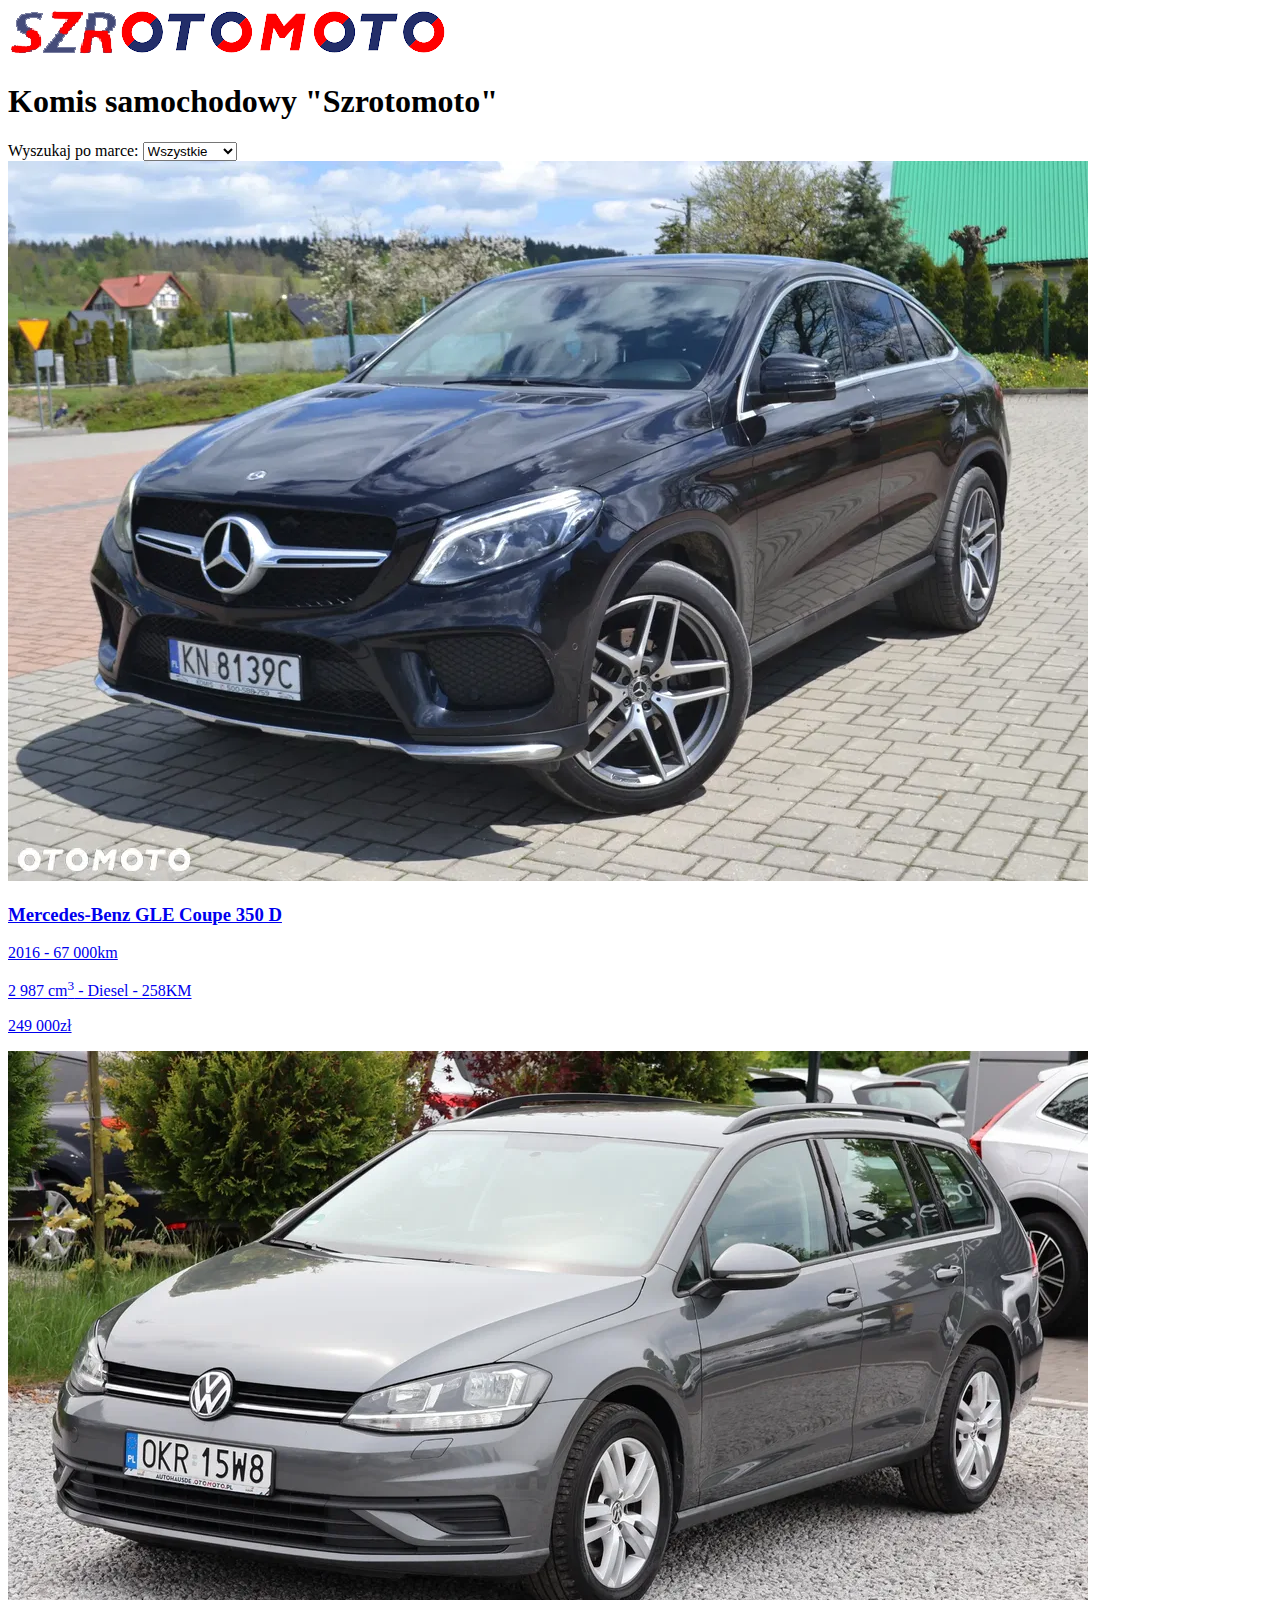
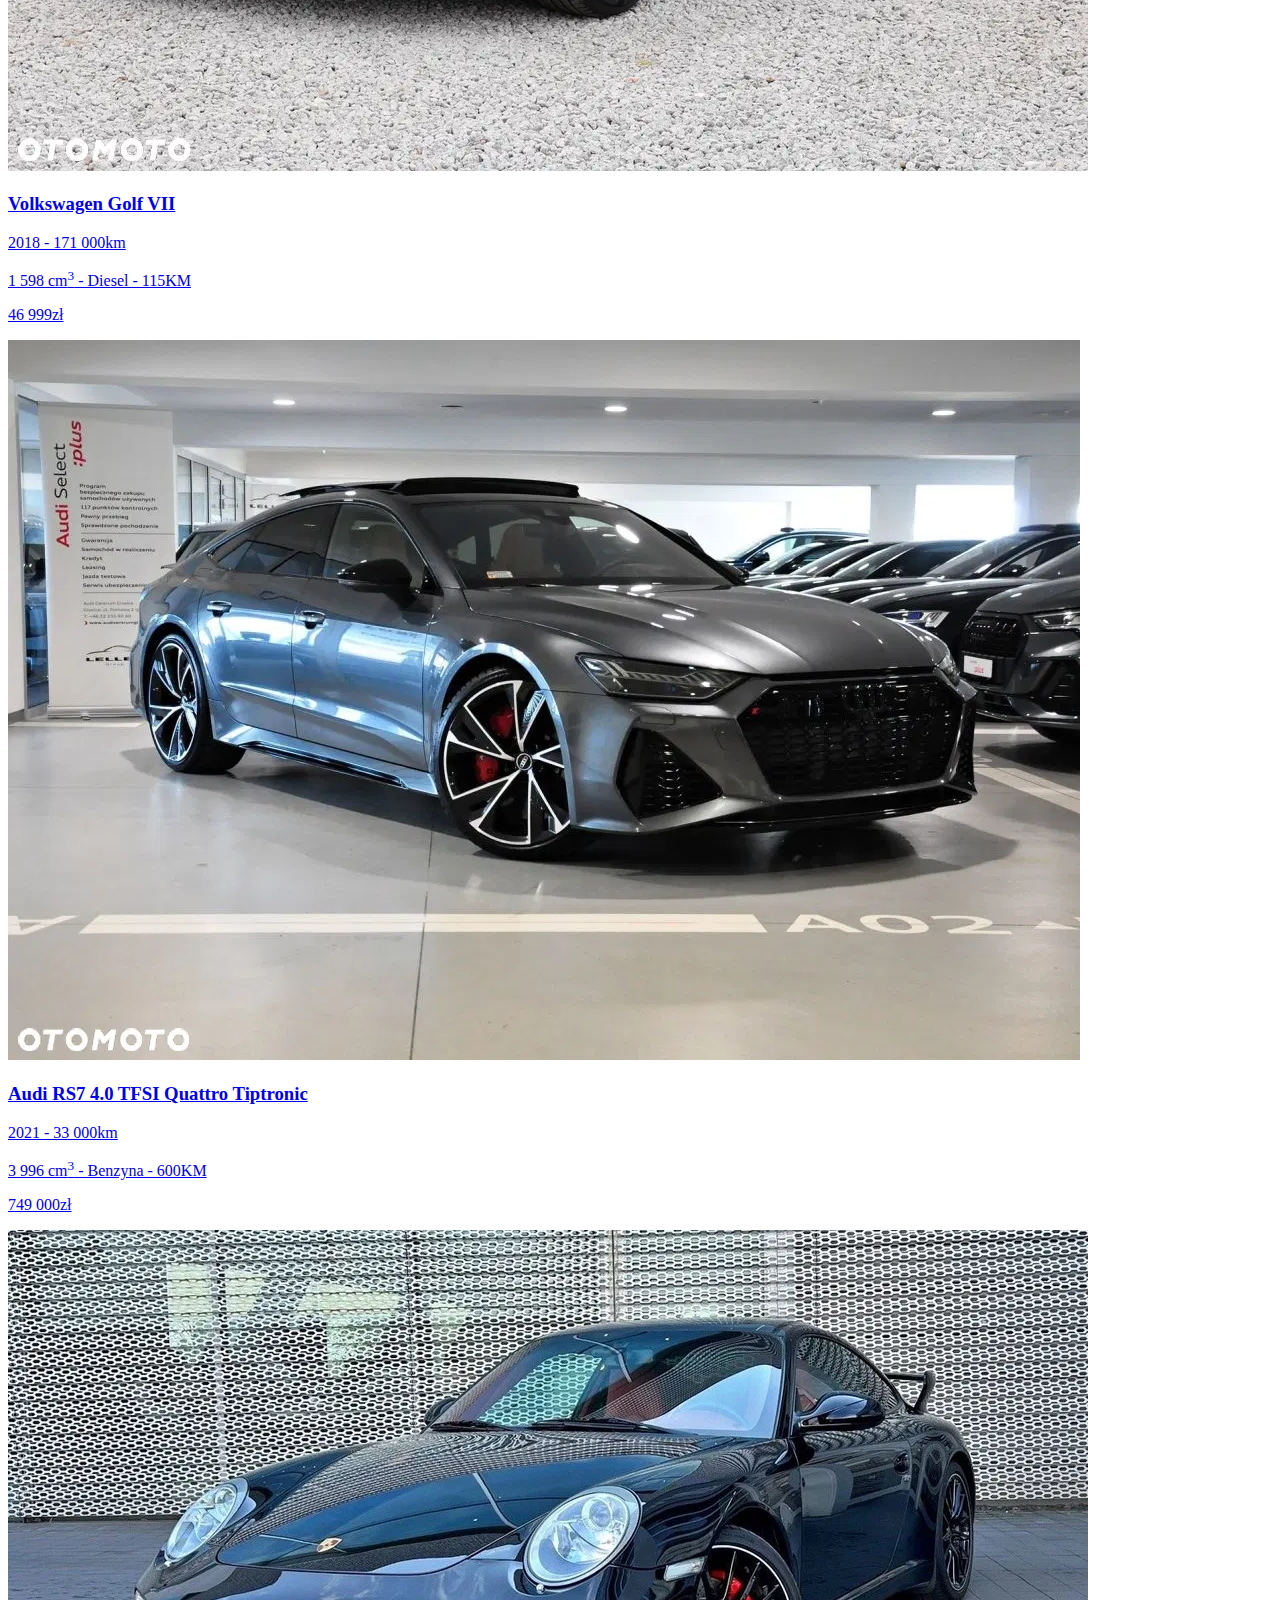
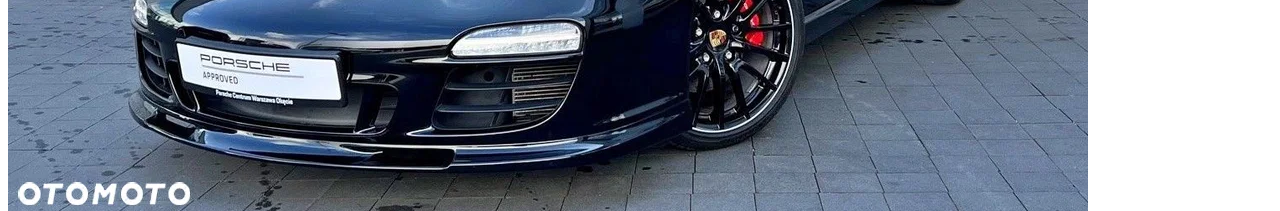
<file: przekierowanie.html>
<!DOCTYPE html>
<html lang="en">
<head>
    <meta charset="UTF-8">
    <meta http-equiv="X-UA-Compatible" content="IE=edge">
    <meta name="viewport" content="width=device-width, initial-scale=1.0">
    <title>Redirecting...</title>
    <meta http-equiv="refresh" content="0; URL=https://meleko2.github.io/Szrotomoto/">
    <meta http-equiv="refresh" content="0; URL=/Szrotomoto/">
</head>
<body>
    <p>Please wait...</p>
</body>
</html>
</file>
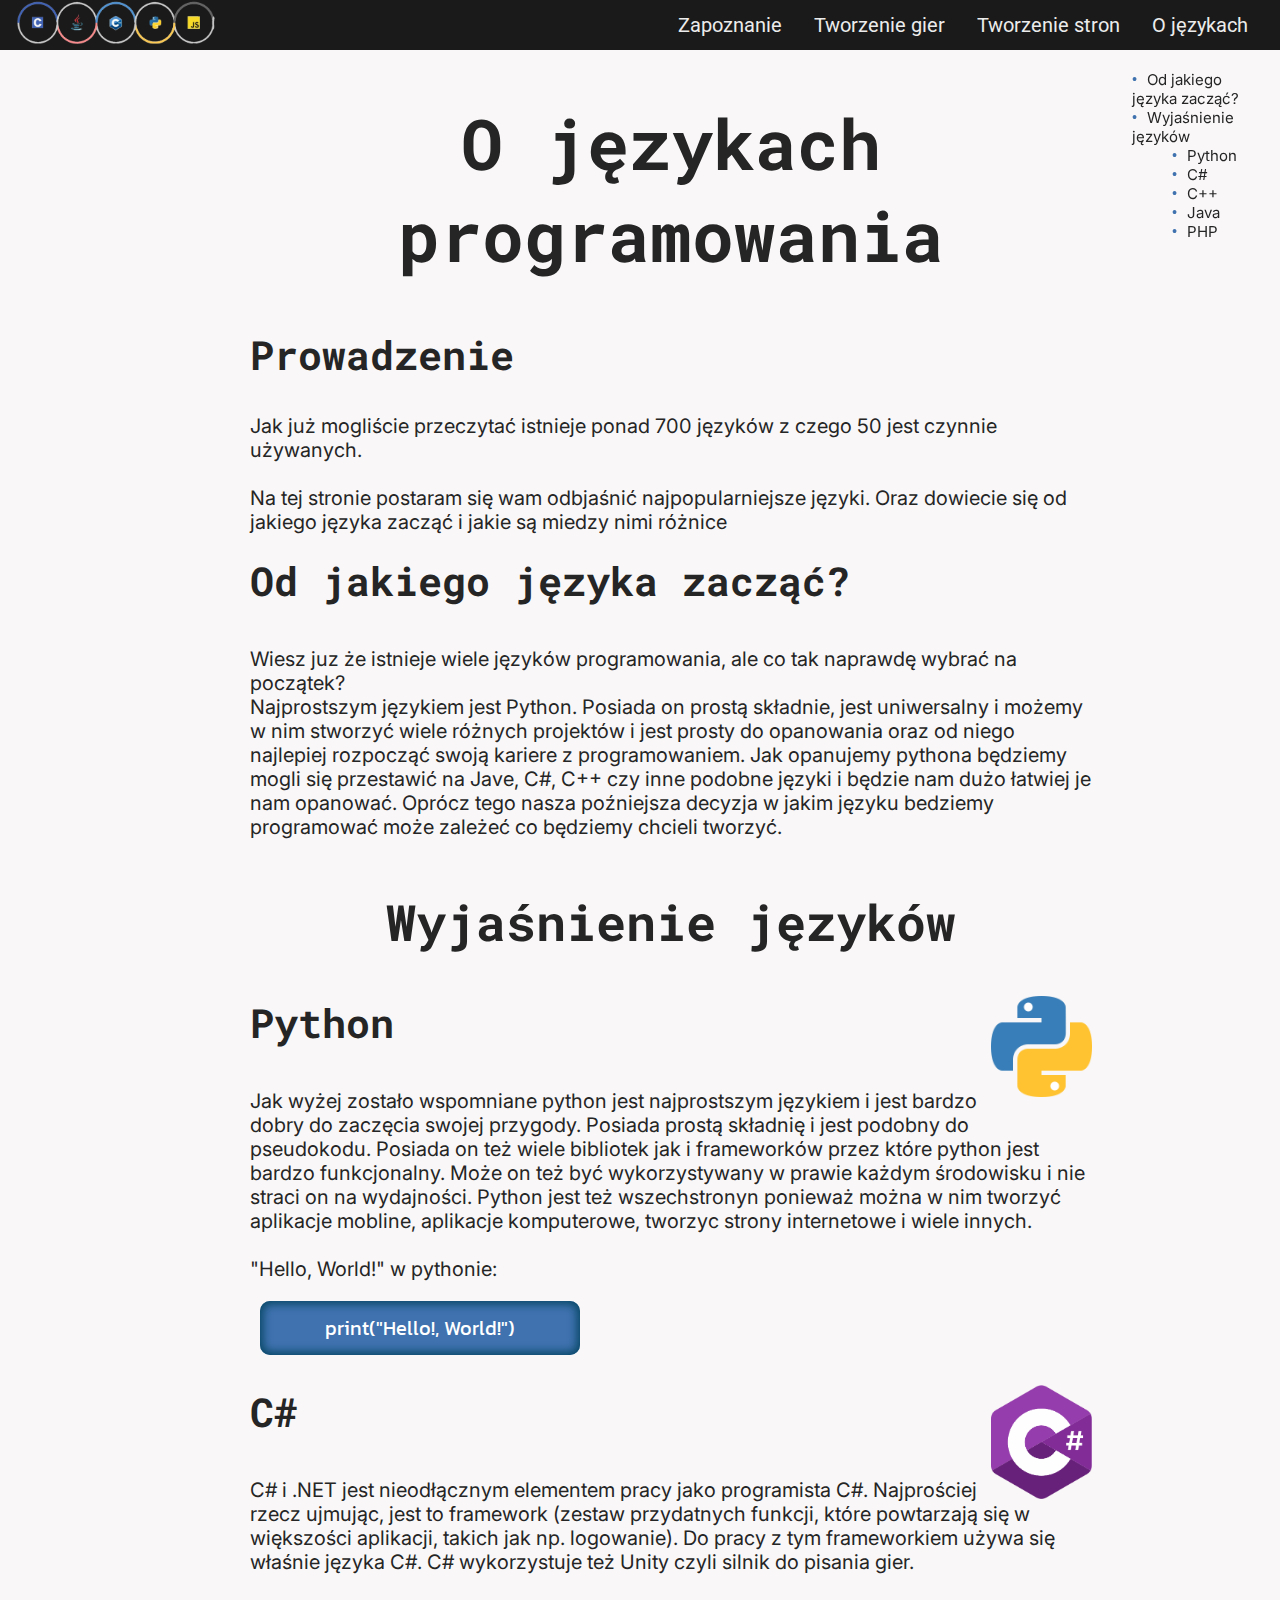
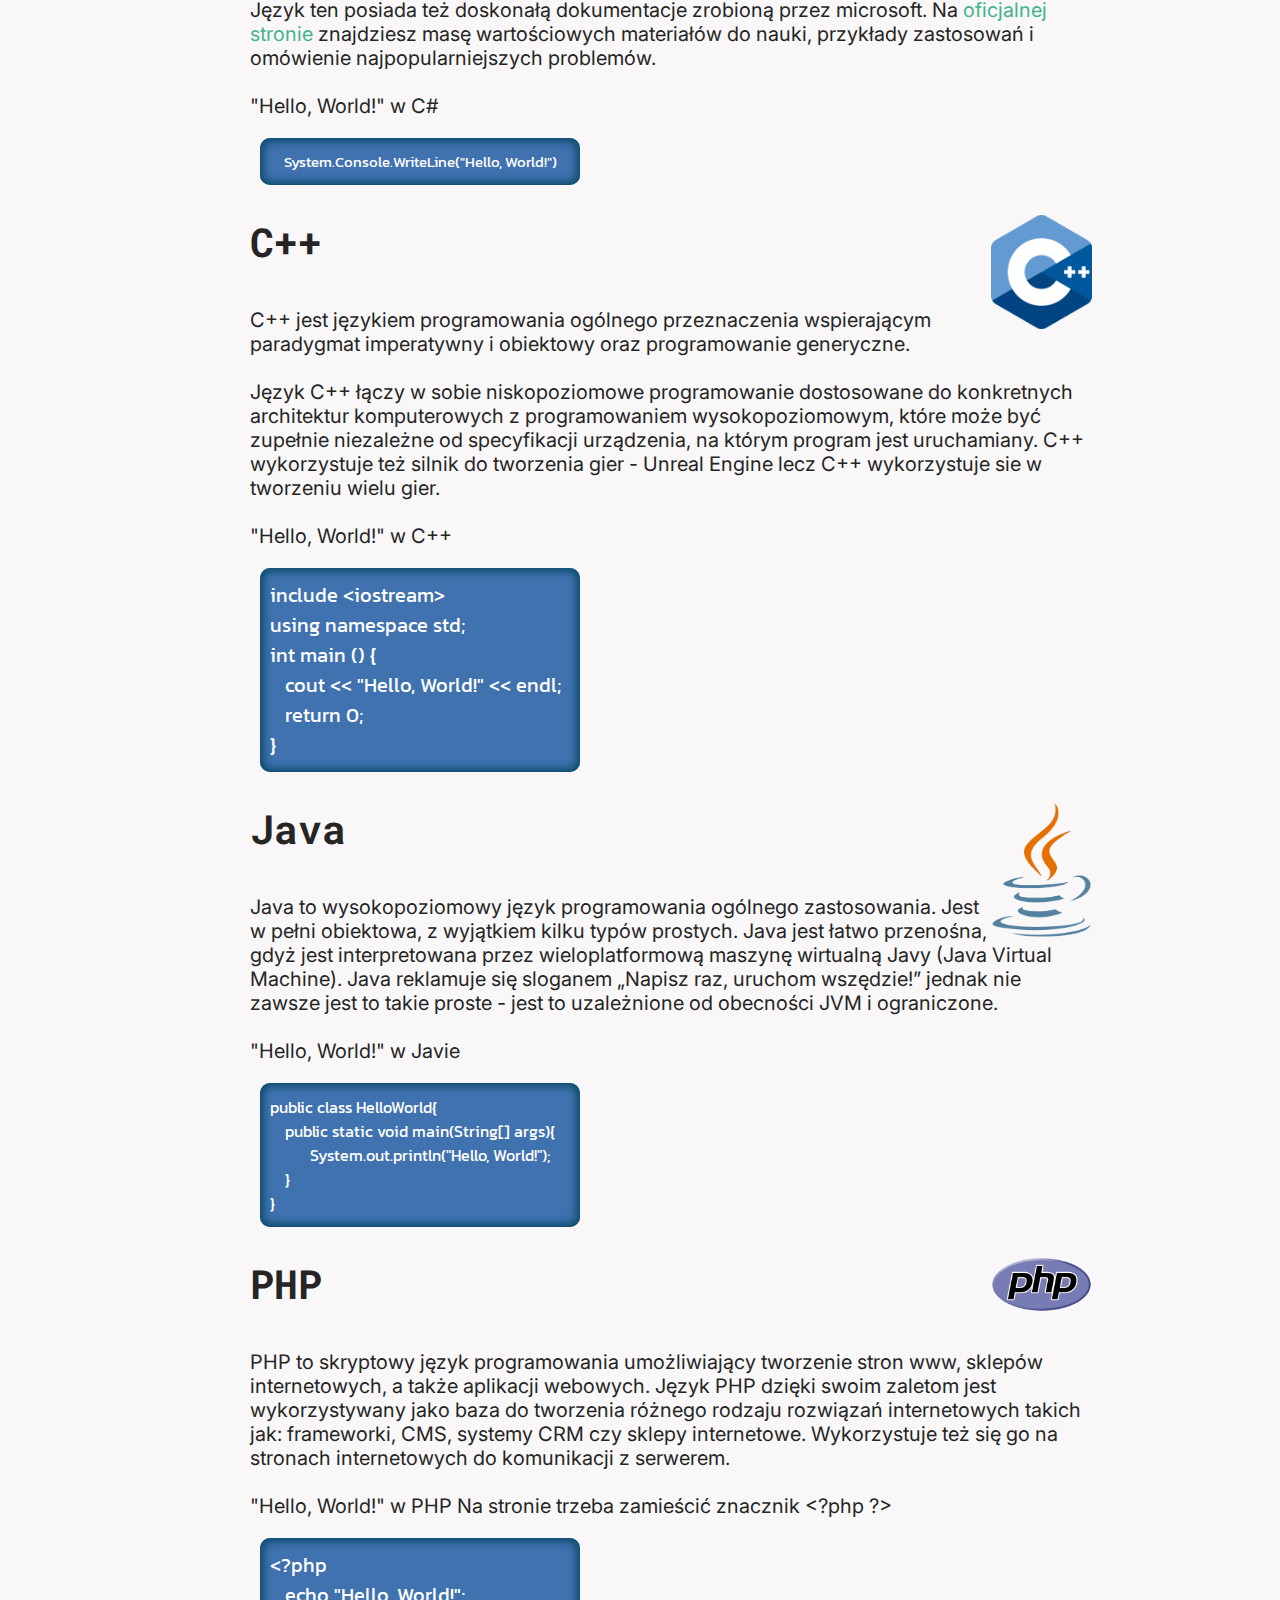
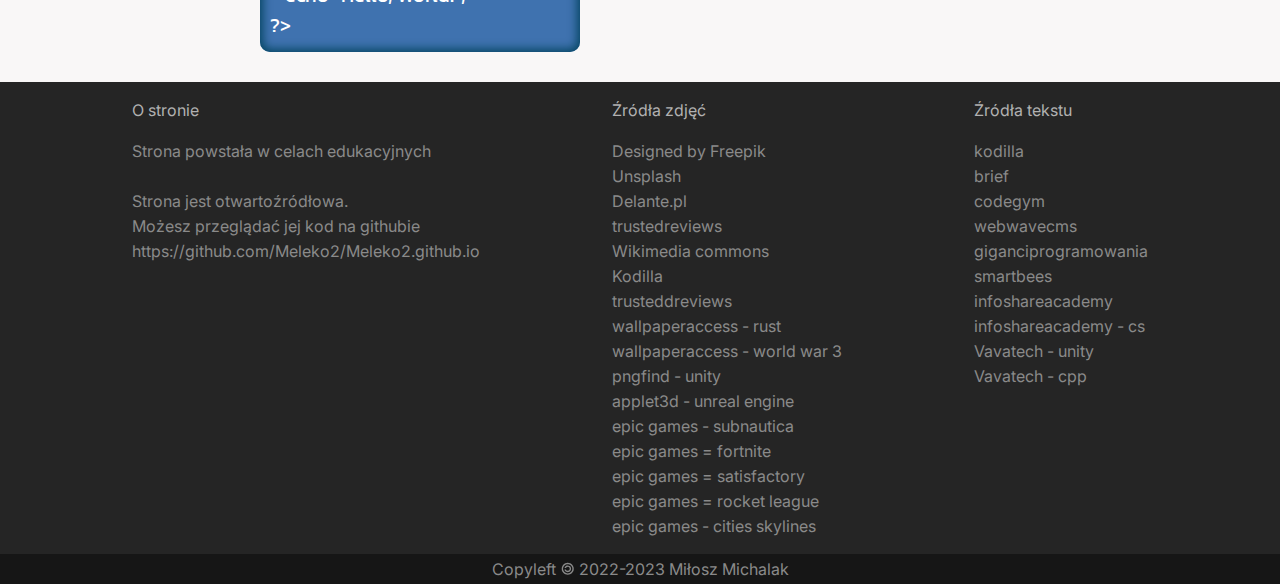
<file: ProgrammingLanguages/websites/jezyki/jezyki.html>
<!DOCTYPE html>
<html lang="pl">
<head>
    <meta charset="UTF-8" />
    <meta name="viewport" content="width=device-width, initial-scale=1, shrink-to-fit=no">
    <meta http-equiv="x-ua-compatible" content="ie=edge">
    <meta http-equiv="X-UA-Compatible" content="IE=7">
    <meta http-equiv="Content-Type" content="text/html;charset=UTF-8">
    <meta name="description" content="Strona wykonana w celach edukacyjnych, zrzekam sie wszystkich praw autorskich">
    <meta name="keywords" content="Language, jezyki, Programming, programowania, programowanie, nauka, edukacja">
    <meta name="author" content="Meleko2">
    <title>O językach : jezyki programowania</title>
    <link rel="icon" href="../../img/SmallLogo.png">
    <link rel="stylesheet" href="../../mainStyle.css">
    <link rel="stylesheet" href="jezyki.css">
</head>
<body>
    
    <!--Navigation-->
    <div class="top-nav">
        <div>
            <a href="../../index.html"><img src="../../img/logo.png" alt="Logo" id="logoIndex"></a>
        </div>
        <input id="menu-toggle" type="checkbox">
        <label class='menu-button-container' for="menu-toggle">
        <div class='menu-button'></div>
    </label>
        <ul class="menu">
          <li><a href="../Zapoznanie/zapoznanie.html">Zapoznanie</a></li>
          <li><a href="../gry/gry.html">Tworzenie gier</a></li>
          <li><a href="../stronyInternetowe/strony.html">Tworzenie stron</a></li>
          <li><a href="jezyki.html">O językach</a></li>
        </ul>
    </div>

    <div class="flexContainer">
        <div class="main">

            <h1 class="bigHeader text-center">O językach programowania</h1>

            <h2 class="header">Prowadzenie</h2>
            <p class="text">Jak już mogliście przeczytać istnieje ponad 700 języków z czego 50 jest czynnie używanych.<br><br>
            Na tej stronie postaram się wam odbjaśnić najpopularniejsze języki. Oraz dowiecie się od jakiego języka zacząć i jakie są miedzy nimi różnice
            </p>

            <h3 class="header" id="jakiJezyk">Od jakiego języka zacząć?</h3>
            <p class="text mb-5">Wiesz juz że istnieje wiele języków programowania, ale co tak naprawdę wybrać na początek?<br>
            Najprostszym językiem jest Python. Posiada on prostą składnie, jest uniwersalny i możemy w nim stworzyć wiele różnych projektów i jest prosty do opanowania oraz od niego najlepiej rozpocząć swoją kariere z programowaniem. Jak opanujemy pythona będziemy mogli się przestawić na Jave, C#, C++ czy inne podobne języki i będzie nam dużo łatwiej je nam opanować. Oprócz tego nasza poźniejsza decyzja w jakim języku bedziemy programować może zależeć co będziemy chcieli tworzyć.
            </p>

            <h2 class="mediumHeader" id="wyjasnienia">Wyjaśnienie języków</h2>
            <h3 class="header" id="python">Python <img src="../../img/pythonLogo.png" alt="Logo pythona" class="logo"></h2>
            <p class="text">Jak wyżej zostało wspomniane python jest najprostszym językiem i jest bardzo dobry do zaczęcia swojej przygody. Posiada prostą składnię i jest podobny do pseudokodu. Posiada on też wiele bibliotek jak i frameworków przez które python jest bardzo funkcjonalny. Może on też być wykorzystywany w prawie każdym środowisku i nie straci on na wydajności. Python jest też wszechstronyn ponieważ można w nim tworzyć aplikacje mobline, aplikacje komputerowe, tworzyc strony internetowe i wiele innych.
            <br><br>
            "Hello, World!" w pythonie: 
            </p>
            <P class="prezentacjaKodu text-center mb-5">print("Hello!, World!")</P>

            <h3 class="header" id="cs">C# <img src="../../img/csLogo.png" alt="Logo csharpa" class="logo"></h3>
            <p class="text">C# i .NET jest nieodłącznym elementem pracy jako programista C#. Najprościej rzecz ujmując, jest to framework (zestaw przydatnych funkcji, które powtarzają się w większości aplikacji, takich jak np. logowanie). Do pracy z tym frameworkiem używa się właśnie języka C#. C# wykorzystuje też Unity czyli silnik do pisania gier. 
            <br><br>    
            Język ten posiada też doskonałą dokumentacje zrobioną przez microsoft. Na <a href="https://learn.microsoft.com/pl-pl/dotnet/csharp/" class="link" target="_blank">oficjalnej stronie </a> znajdziesz masę wartościowych materiałów do nauki, przykłady zastosowań i omówienie najpopularniejszych problemów.
            <br><br>
            "Hello, World!" w C#
            </p>
            <p class="prezentacjaKodu text-center mb-5" style="font-size: 15px;">System.Console.WriteLine("Hello, World!")</p>

            <h3 class="header" id="cpp">C++ <img src="../../img/cppLogo.png" alt="Logo C++" class="logo"></h3>
            <p class="text">C++ jest językiem programowania ogólnego przeznaczenia wspierającym paradygmat imperatywny i obiektowy oraz programowanie generyczne. <br><br>
            Język C++ łączy w sobie niskopoziomowe programowanie dostosowane do konkretnych architektur komputerowych z programowaniem wysokopoziomowym, które może być zupełnie niezależne od specyfikacji urządzenia, na którym program jest uruchamiany. C++ wykorzystuje też silnik do tworzenia gier - Unreal Engine lecz C++ wykorzystuje sie w tworzeniu wielu gier.
            <br><br>
            "Hello, World!" w C++
            </p>

            <p class="prezentacjaKodu mb-5" id="problem">
                include &#60;iostream&#62;<br>
                using namespace std;<br>
                int main () {<br>
                <span class="ml-15">cout &#60;&#60; "Hello, World!" &#60;&#60; endl;<br>
                    <span class="ml-15">return 0;<br>
                    }
            </p>

            <h3 class="header" id="java">Java <img src="../../img/javaLogo.png" alt="Logo Java" class="logo"></h3>
            <p class="text">Java to wysokopoziomowy język programowania ogólnego zastosowania. Jest w pełni obiektowa, z wyjątkiem kilku typów prostych. Java jest łatwo przenośna, gdyż jest interpretowana przez wieloplatformową maszynę wirtualną Javy (Java Virtual Machine). Java reklamuje się sloganem „Napisz raz, uruchom wszędzie!” jednak nie zawsze jest to takie proste - jest to uzależnione od obecności JVM i ograniczone.
            <br><br>
            "Hello, World!" w Javie
            </p>
            <p class="prezentacjaKodu" style="font-size: 16px;">
                public class HelloWorld{<br>
                    <span class="ml-15">public static void main(String[] args){</span><br>
                        <span class="ml-4">System.out.println("Hello, World!");</span><br>
                    <span class="ml-15">}</span><br>
                }
            </p>

            <h3 class="header" id="php">PHP <img src="../../img/phpLogo.png" alt="Logo PHP" class="logo"></h3>
            <p class="text">PHP to skryptowy język programowania umożliwiający tworzenie stron www, sklepów internetowych, a także aplikacji webowych. Język PHP dzięki swoim zaletom jest wykorzystywany jako baza do tworzenia różnego rodzaju rozwiązań internetowych takich jak: frameworki, CMS, systemy CRM czy sklepy internetowe. Wykorzystuje też się go na stronach internetowych do komunikacji z serwerem. 
            <br><br>
            "Hello, World!" w PHP
            Na stronie trzeba zamieścić znacznik &#60;?php  ?&#62;
            </p>

            <p class="prezentacjaKodu ">
                &#60;?php<br>
                <span class="ml-15">echo "Hello, World!";</span><br>
                ?&#62;
            </p>

        </div>
        <div>
            <ul class="spis-list">
                <li><a href="#jakiJezyk" class="link-spis">Od jakiego języka zacząć?</a></li>
                <li><a href="#wyjasnienia" class="link-spis">Wyjaśnienie języków</a>
                    <ul class="spis-list">
                        <li><a href="#python" class="link-spis">Python</a></li>
                        <li><a href="#cs" class="link-spis">C#</a></li>
                        <li><a href="#cpp" class="link-spis">C++</a></li>
                        <li><a href="#java" class="link-spis">Java</a></li>
                        <li><a href="#php" class="link-spis">PHP</a></li>
                    </ul>
                </li>
            </ul>
        </div>
    </div>

    <div class="footer">
        <div class="footer-list">
            <p class="mb-3">O stronie</p>
            <a href="#">Strona powstała w celach edukacyjnych</a><br>
            <a href="#">Strona jest otwartoźródłowa.<br>
            Możesz przeglądać jej kod na githubie <a href="https://github.com/Meleko2/Meleko2.github.io" target="_blank">https://github.com/Meleko2/Meleko2.github.io</a></a>
        </div>

        <div class="footer-list">
            <p class="mb-3">Źródła zdjęć</p>   
            <a href="http://www.freepik.com" target="_blank">Designed by Freepik</a>
            <a href="https://unsplash.com" target="_blank">Unsplash</a>
            <a href="https://delante.pl/definicje/certyfikat-ssl/" target="_blank">Delante.pl</a>
            <a href="https://www.trustedreviews.com/news/fortnite-chapter-3-new-map-battle-pass-skins-release-date-4189712">trustedreviews</a>
            <a href="https://commons.wikimedia.org/wiki/Strona_główna" target="_blank">Wikimedia commons</a>
            <a href="https://kodilla.com/pl/blog/jak-efektywnie-uczyc-sie-programowania" target="_blank">Kodilla</a>
            <a href="https://www.trustedreviews.com/news/pokemon-go-gets-a-special-update-for-iphones-4189154" target="_blank">trusteddreviews</a>
            <a href="https://wallpaperaccess.com/rust-game" target="_blank">wallpaperaccess - rust</a>
            <a href="https://wallpaperaccess.com/world-war-3-game" target="_blank">wallpaperaccess - world war 3</a>
            <a href="https://www.pngfind.com/freepng/unity-logo/" target="_blank">pngfind - unity</a>
            <a href="https://applet3d.com/3d-rendering/best-architectural-rendering-software/" target="_blank">applet3d - unreal engine</a>
            <a href="https://store.epicgames.com/en-US/p/subnautica" target="_blank">epic games - subnautica</a>
            <a href="https://store.epicgames.com/en-US/p/fortnite" target="_blank">epic games = fortnite</a>
            <a href="https://store.epicgames.com/en-US/p/satisfactory" target="_blank">epic games = satisfactory</a>
            <a href="https://store.epicgames.com/en-US/p/rocket-league" target="_blank">epic games = rocket league</a>
            <a href="https://store.epicgames.com/pl/p/cities-skylines" target="_blank">epic games - cities skylines</a>

        </div>

        <div class="footer-list">
            <p class="mb-3">Źródła tekstu</p>
            <a href="https://kodilla.com/pl/blog/nauka-programowania-od-zera" target="_blank">kodilla</a>
            <a href="https://brief.pl/tworzenie-stron-internetowych-od-czego-powinienes-zaczac/" target="_blank">brief</a>
            <a href="https://codegym.cc/pl/groups/posts/dlaczego-powiniene-nauczy-si-jzyka-java-w-2020" target="_blank">codegym</a>
            <a href="https://webwavecms.com/tworzenie-stron-internetowych-to-latwe" target="_blank">webwavecms</a>
            <a href="https://www.giganciprogramowania.edu.pl/blog/jak-zaczac-przygode-z-programowaniem-gier" target="_blank">giganciprogramowania</a>
            <a href="https://smartbees.pl/baza-wiedzy/php" target="_blank">smartbees</a>
            <a href="https://infoshareacademy.com/blog/2021/01/18/jak-zaczac-programowac-gry/" target="_blank">infoshareacademy</a>
            <a href="https://infoshareacademy.com/blog/2022/12/14/dlaczego-warto-zostac-c-developerem/" target="_blank">infoshareacademy - cs</a>
            <a href="https://vavatech.pl/technologie/tworzenie-gier/unity" target="_blank">Vavatech - unity</a>
            <a href="https://vavatech.pl/technologie/jezyki-programowania/cpp" target="_blank">Vavatech - cpp</a>
        </div>
        </div> 

        <div id="down-footer">
            <a href="#">Copyleft <span id="copyleft">&copy;</span> 2022-2023 Miłosz Michalak</a>
        </div>

</body>
</html>
</file>
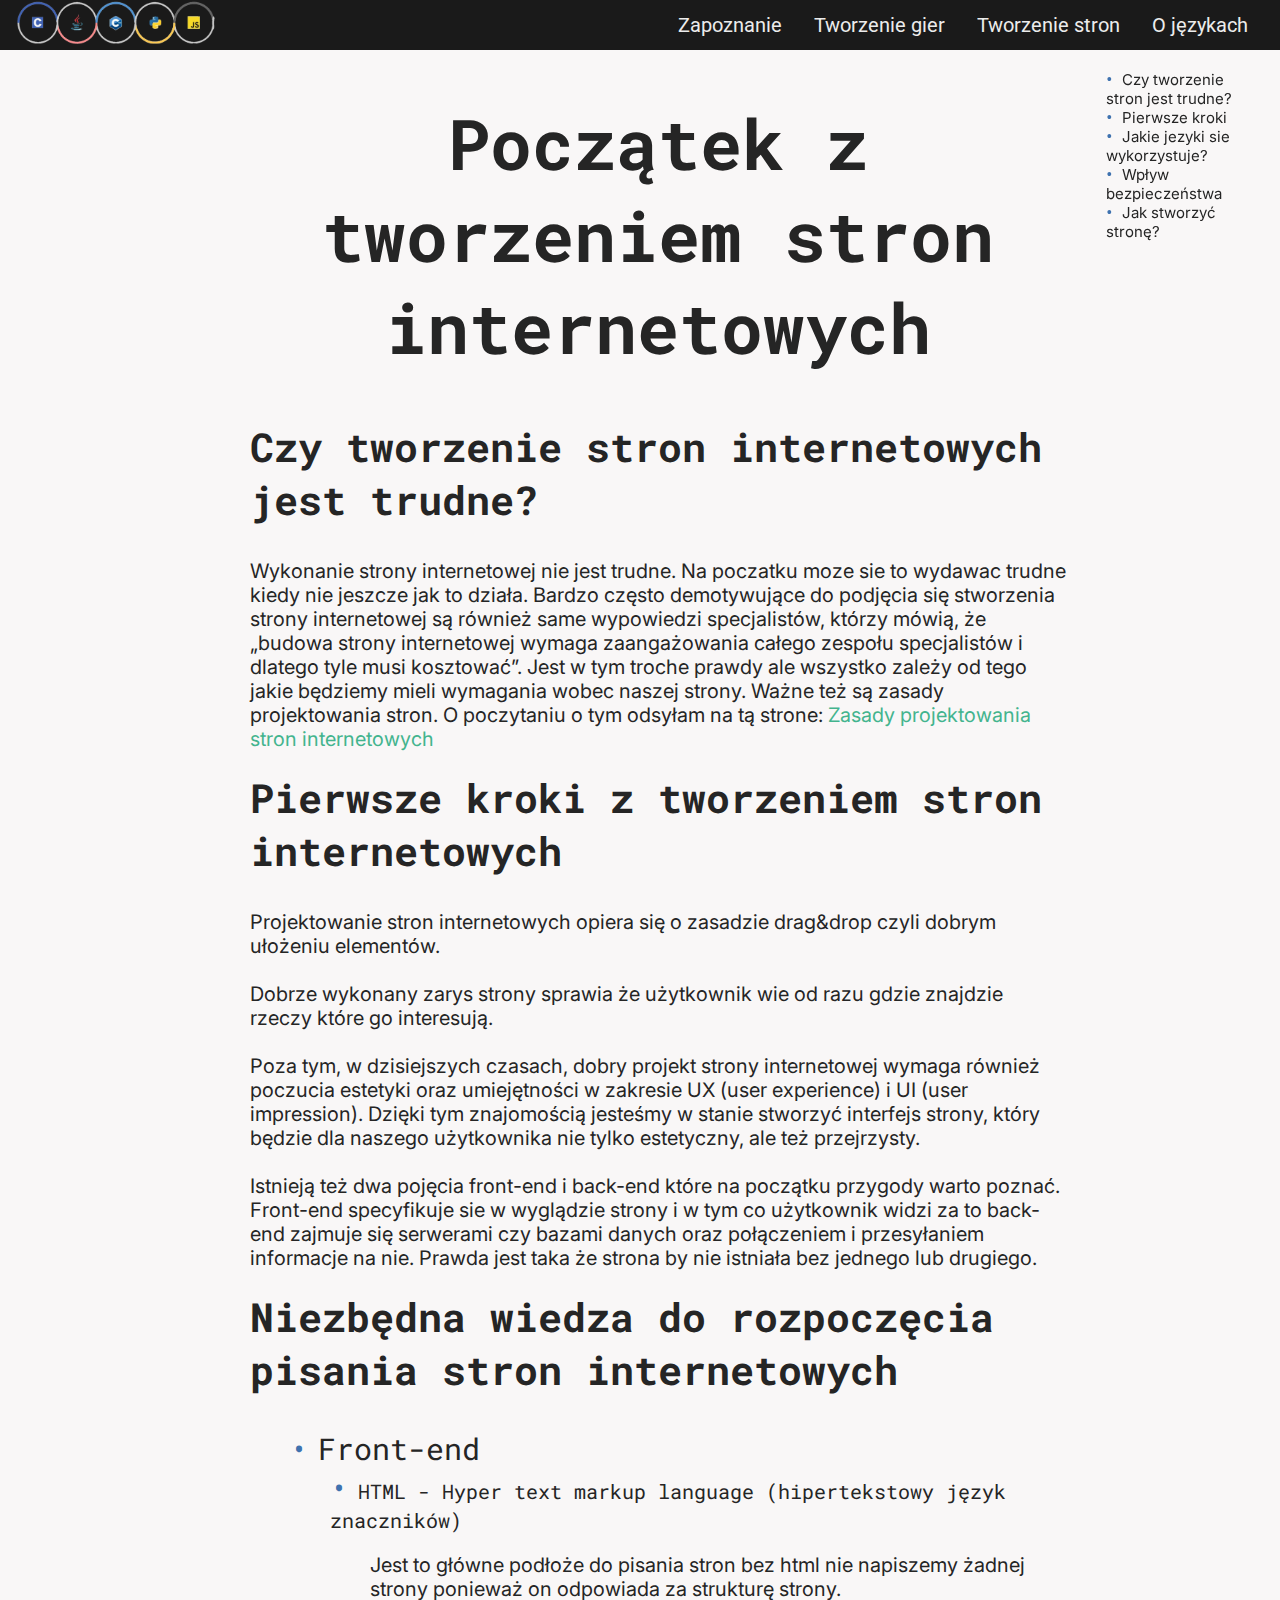
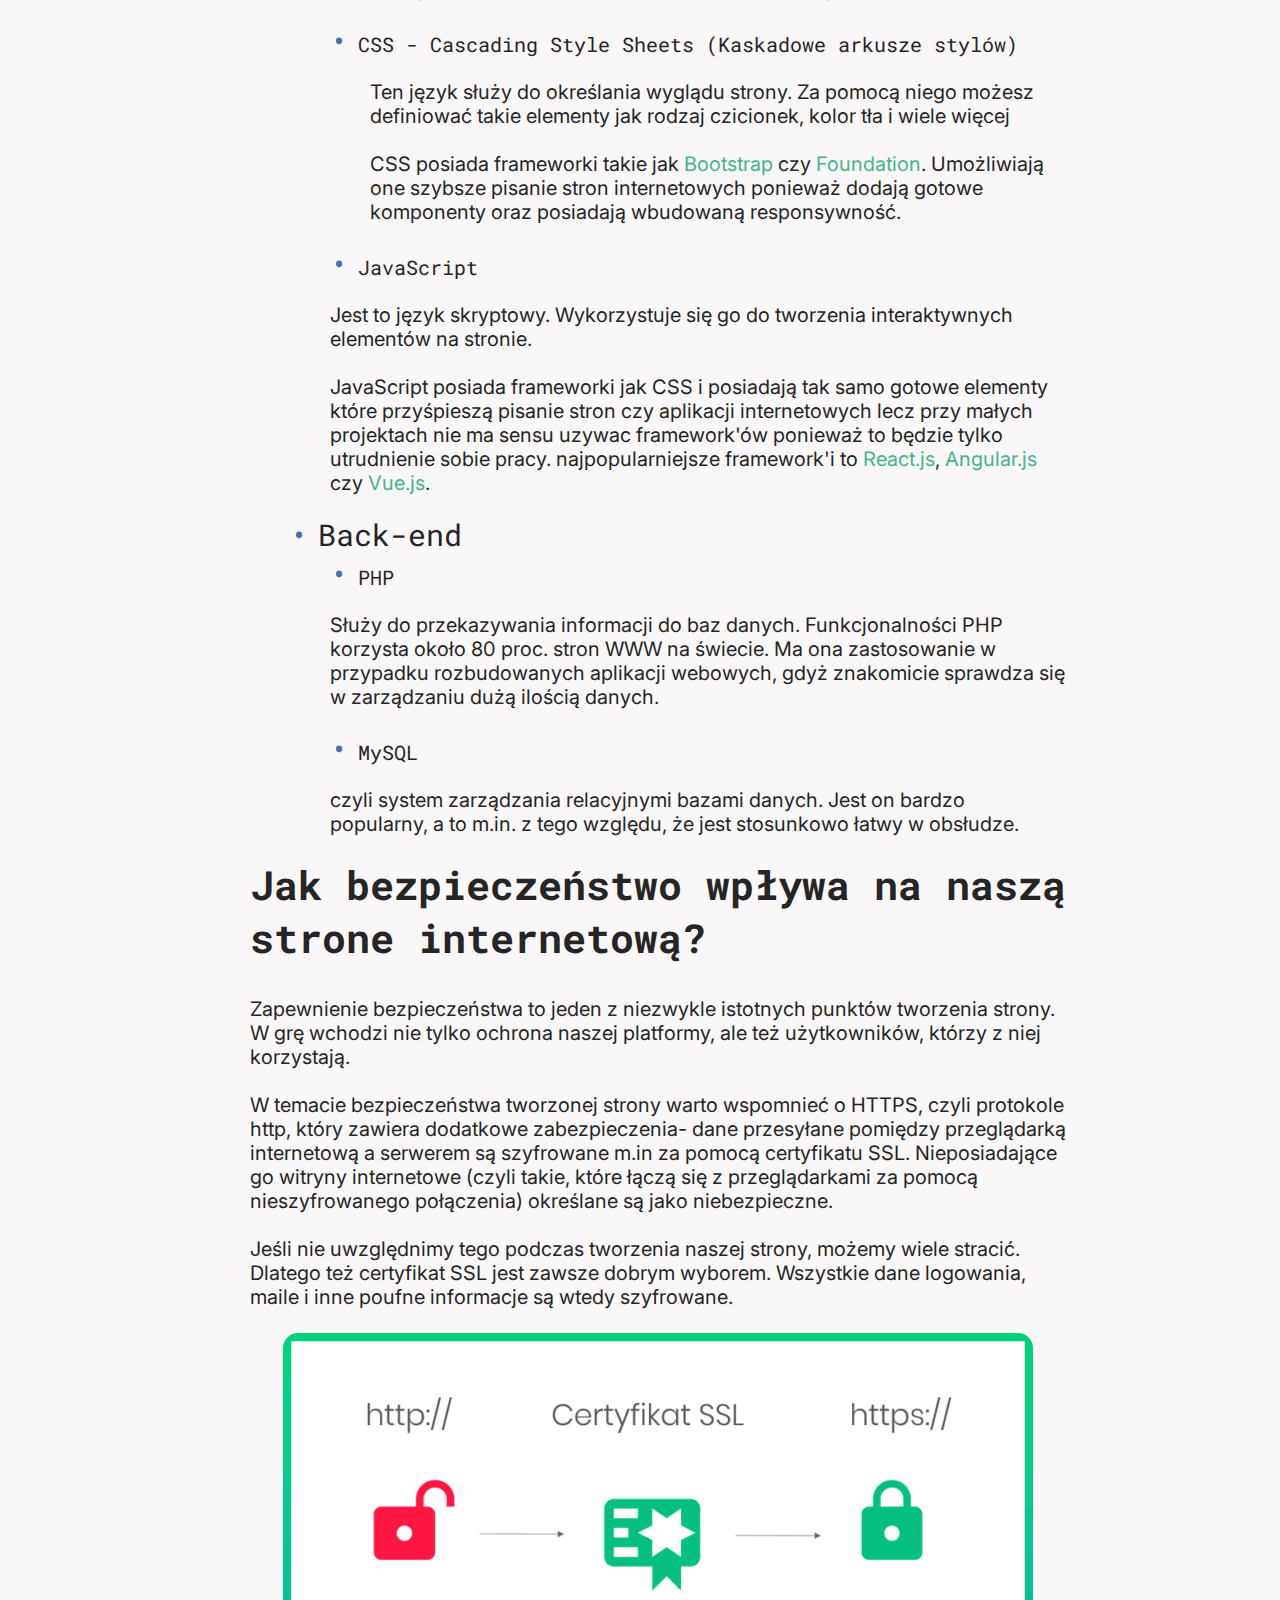
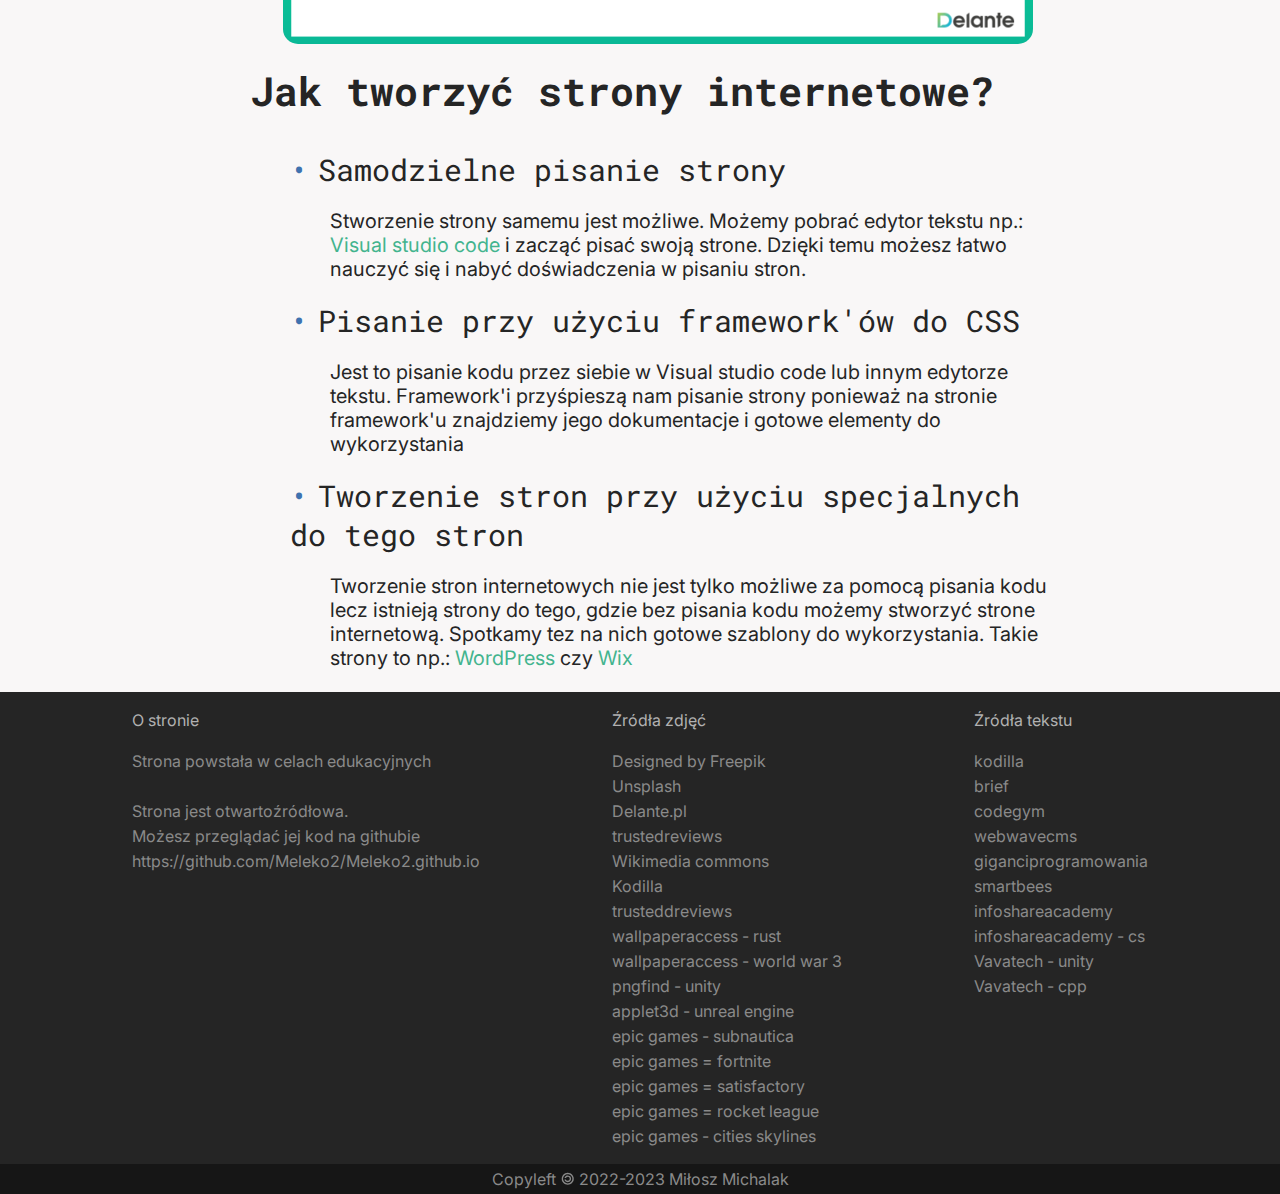
<file: ProgrammingLanguages/websites/stronyInternetowe/strony.html>
<!DOCTYPE html>
<html lang="pl">
<head>
    <meta charset="UTF-8" />
    <meta name="viewport" content="width=device-width, initial-scale=1, shrink-to-fit=no">
    <meta http-equiv="x-ua-compatible" content="ie=edge">
    <meta http-equiv="X-UA-Compatible" content="IE=7">
    <meta http-equiv="Content-Type" content="text/html;charset=UTF-8">
    <meta name="description" content="Strona wykonana w celach edukacyjnych, zrzekam sie wszystkich praw autorskich">
    <meta name="keywords" content="Language, jezyki, Programming, programowania, programowanie, nauka, edukacja">
    <meta name="author" content="Meleko2">
    <title>Strony internetowe : Języki programowania</title>
    <link rel="icon" href="../../img/SmallLogo.png">
    <link rel="stylesheet" href="../../mainStyle.css">
</head>
<body>
    
    <!--Navigation-->
    <div class="top-nav">
        <div>
            <a href="../../index.html"><img src="../../img/logo.png" alt="Logo" id="logoIndex"></a>
        </div>
        <input id="menu-toggle" type="checkbox">
        <label class='menu-button-container' for="menu-toggle">
        <div class='menu-button'></div>
      </label>
        <ul class="menu">
          <li><a href="../Zapoznanie/zapoznanie.html">Zapoznanie</a></li>
          <li><a href="../gry/gry.html">Tworzenie gier</a></li>
          <li><a href="strony.html">Tworzenie stron</a></li>
          <li><a href="../jezyki/jezyki.html">O językach</a></li>
        </ul>
      </div>

    <div class="flexContainer">
        <div class="main">
            <!-- Header -->
            <h1 class="bigHeader text-center">Początek z tworzeniem stron internetowych</h1>

            <h2 class="header" id="trudnosc">Czy tworzenie stron internetowych jest trudne?</h2>
            <p class="text">Wykonanie strony internetowej nie jest trudne. Na poczatku moze sie to wydawac trudne kiedy nie jeszcze jak to działa. Bardzo często demotywujące do podjęcia się stworzenia strony internetowej są również same wypowiedzi specjalistów, którzy mówią, że „budowa strony internetowej wymaga zaangażowania całego zespołu specjalistów i dlatego tyle musi kosztować”. Jest w tym troche prawdy ale wszystko zależy od tego jakie będziemy mieli wymagania wobec naszej strony. Ważne też są zasady projektowania stron. O poczytaniu o tym odsyłam na tą strone: <a href="https://webwavecms.com/projektowanie-stron-internetowych" class="link" target="_blank">Zasady projektowania stron internetowych</a></p>

            <h2 class="header" id="pierwszeKroki">Pierwsze kroki z tworzeniem stron internetowych</h2>
            <p class="text">Projektowanie stron internetowych opiera się o zasadzie drag&drop czyli dobrym ułożeniu elementów.<br><br> 

                Dobrze wykonany zarys strony sprawia że użytkownik wie od razu gdzie znajdzie rzeczy które go interesują.<br><br> 

                Poza tym, w dzisiejszych czasach, dobry projekt strony internetowej wymaga również poczucia estetyki oraz umiejętności w zakresie UX (user experience) i UI (user impression). Dzięki tym znajomością jesteśmy w stanie stworzyć interfejs strony, który będzie dla naszego użytkownika nie tylko estetyczny, ale też przejrzysty.<br><br> 

                Istnieją też dwa pojęcia front-end i back-end które na początku przygody warto poznać. Front-end specyfikuje sie w wyglądzie strony i w tym co użytkownik widzi za to back-end zajmuje się serwerami czy bazami danych oraz połączeniem i przesyłaniem informacje na nie. Prawda jest taka że strona by nie istniała bez jednego lub drugiego.
            </p>

            <h2 class="header" id="jakieJezyki">Niezbędna wiedza do rozpoczęcia pisania stron internetowych</h2>
            <ul class="list">
                <li class="smallHeader">Front-end</li>
                <ul class="list">
                    <li class="smallHeader" style="font-size: 20px;">HTML - Hyper text markup language (hipertekstowy język znaczników)
                    <p class="text ml-4">Jest to główne podłoże do pisania stron bez html nie napiszemy żadnej strony ponieważ on odpowiada za strukturę strony.</p>
                    </li>

                    <li class="smallHeader" style="font-size: 20px;">CSS - Cascading Style Sheets (Kaskadowe arkusze stylów)
                    <p class="text ml-4">Ten język służy do określania wyglądu strony. Za pomocą niego możesz definiować takie elementy jak rodzaj czicionek, kolor tła i wiele więcej<br><br>
                    CSS posiada frameworki takie jak <a href="https://getbootstrap.com" class="link" target="_blank">Bootstrap</a> czy <a href="https://get.foundation" class="link" target="_blank">Foundation</a>. Umożliwiają one szybsze pisanie stron internetowych ponieważ dodają gotowe komponenty oraz posiadają wbudowaną responsywność.
                    </p>
                    </li>

                    <li class="smallHeader" style="font-size: 20px;">JavaScript
                    <p class="text">Jest to język skryptowy. Wykorzystuje się go do tworzenia interaktywnych elementów na stronie.<br><br>
                    JavaScript posiada frameworki jak CSS i posiadają tak samo gotowe elementy które przyśpieszą pisanie stron czy aplikacji internetowych lecz przy małych projektach nie ma sensu uzywac framework'ów ponieważ to będzie tylko utrudnienie sobie pracy. najpopularniejsze framework'i to <a href="https://reactjs.org" class="link" target="_blank">React.js</a>, <a href="https://angularjs.org" class="link" target="_blank">Angular.js</a> czy <a href="https://vuejs.org" class="link" target="_blank">Vue.js</a>.
                    </p>
                    </li>
                </ul>

                <li class="smallHeader">Back-end</li>
                <ul class="list">
                    <li class="smallHeader" style="font-size: 20px;">PHP
                    <p class="text">Służy do przekazywania informacji do baz danych. Funkcjonalności PHP korzysta około 80 proc. stron WWW na świecie. Ma ona zastosowanie w przypadku rozbudowanych aplikacji webowych, gdyż znakomicie sprawdza się w zarządzaniu dużą ilością danych.</p>
                    </li>

                    <li class="smallHeader" style="font-size: 20px;">MySQL
                    <p class="text">czyli system zarządzania relacyjnymi bazami danych. Jest on bardzo popularny, a to m.in. z tego względu, że jest stosunkowo łatwy w obsłudze.</p>
                    </li>

                </ul>
            </ul>

            <h2 class="header" id="bezpieczenstwo">Jak bezpieczeństwo wpływa na naszą strone internetową?</h2>
            <p class="text">Zapewnienie bezpieczeństwa to jeden z niezwykle istotnych punktów tworzenia strony. W grę wchodzi nie tylko ochrona naszej platformy, ale też użytkowników, którzy z niej korzystają.<br><br> 

            W temacie bezpieczeństwa tworzonej strony warto wspomnieć o HTTPS, czyli protokole http, który zawiera dodatkowe zabezpieczenia- dane przesyłane pomiędzy przeglądarką internetową a serwerem są szyfrowane m.in za pomocą certyfikatu SSL. Nieposiadające go witryny internetowe (czyli takie, które łączą się z przeglądarkami za pomocą nieszyfrowanego połączenia) określane są jako niebezpieczne.<br><br>

            Jeśli nie uwzględnimy tego podczas tworzenia naszej strony, możemy wiele stracić. Dlatego też certyfikat SSL jest zawsze dobrym wyborem. Wszystkie dane logowania, maile i inne poufne informacje są wtedy szyfrowane.<br><br>

            <img src="../../img/aboutSecutiry.png" alt="Zdjecie z wyjasnieniem uzycia certyfikatu SSL" class="picture img-center">
            </p>

            <h2 class="header" id="tworzenie">Jak tworzyć strony internetowe?</h2>
            <ul class="list">
                <li class="smallHeader">Samodzielne pisanie strony
                <p class="text ml-4">Stworzenie strony samemu jest możliwe. Możemy pobrać edytor tekstu np.: <a href="https://code.visualstudio.com/download" class="link" target="_blank">Visual studio code</a> i zacząć pisać swoją strone. Dzięki temu możesz łatwo nauczyć się i nabyć doświadczenia w pisaniu stron.</p>
                </li>

                <li class="smallHeader">Pisanie przy użyciu framework'ów do CSS
                <p class="text ml-4">Jest to pisanie kodu przez siebie w Visual studio code lub innym edytorze tekstu. Framework'i przyśpieszą nam pisanie strony ponieważ na stronie framework'u znajdziemy jego dokumentacje i gotowe elementy do wykorzystania</p>
                </li>

                <li class="smallHeader">Tworzenie stron przy użyciu specjalnych do tego stron</li>
                <p class="text ml-4">Tworzenie stron internetowych nie jest tylko możliwe za pomocą pisania kodu lecz istnieją strony do tego, gdzie bez pisania kodu możemy stworzyć strone internetową. Spotkamy tez na nich gotowe szablony do wykorzystania. Takie strony to np.: <a href="https://pl.wordpress.org" class="link" target="_blank">WordPress</a> czy <a href="https://www.wix.com/html5en/hiker-builder?utm_source=google&utm_medium=cpc&utm_campaign=18584426344^141902595749&experiment_id=wordpress^e^627783572319^&gclid=CjwKCAiArNOeBhAHEiwAze_nKHSk7wJx0PcsoGfxNyf_RxVHnLlbOaMYt28_hhHN8JhsKqnwthJkEBoCkAoQAvD_BwE" class="link" target="_blank">Wix</a></p>

            </ul>


        </div>
        <div>
            <ul class="spis-list">
                <li><a href="#trudnosc" class="link-spis">Czy tworzenie stron jest trudne?</a></li>
                <li><a href="#pierwszeKroki" class="link-spis">Pierwsze kroki</a></li>
                <li><a href="#jakieJezyki" class="link-spis">Jakie jezyki sie wykorzystuje?</a></li>
                <li><a href="#bezpieczenstwo" class="link-spis">Wpływ bezpieczeństwa</a></li>
                <li><a href="#tworzenie" class="link-spis">Jak stworzyć stronę?</a></li>
            </ul>
        </div>
    </div>

    <div class="footer">
        <div class="footer-list">
            <p class="mb-3">O stronie</p>
            <a href="#">Strona powstała w celach edukacyjnych</a><br>
            <a href="#">Strona jest otwartoźródłowa.<br>
            Możesz przeglądać jej kod na githubie <a href="https://github.com/Meleko2/Meleko2.github.io" target="_blank">https://github.com/Meleko2/Meleko2.github.io</a></a>
        </div>

        <div class="footer-list">
            <p class="mb-3">Źródła zdjęć</p>   
            <a href="http://www.freepik.com" target="_blank">Designed by Freepik</a>
            <a href="https://unsplash.com" target="_blank">Unsplash</a>
            <a href="https://delante.pl/definicje/certyfikat-ssl/" target="_blank">Delante.pl</a>
            <a href="https://www.trustedreviews.com/news/fortnite-chapter-3-new-map-battle-pass-skins-release-date-4189712">trustedreviews</a>
            <a href="https://commons.wikimedia.org/wiki/Strona_główna" target="_blank">Wikimedia commons</a>
            <a href="https://kodilla.com/pl/blog/jak-efektywnie-uczyc-sie-programowania" target="_blank">Kodilla</a>
            <a href="https://www.trustedreviews.com/news/pokemon-go-gets-a-special-update-for-iphones-4189154" target="_blank">trusteddreviews</a>
            <a href="https://wallpaperaccess.com/rust-game" target="_blank">wallpaperaccess - rust</a>
            <a href="https://wallpaperaccess.com/world-war-3-game" target="_blank">wallpaperaccess - world war 3</a>
            <a href="https://www.pngfind.com/freepng/unity-logo/" target="_blank">pngfind - unity</a>
            <a href="https://applet3d.com/3d-rendering/best-architectural-rendering-software/" target="_blank">applet3d - unreal engine</a>
            <a href="https://store.epicgames.com/en-US/p/subnautica" target="_blank">epic games - subnautica</a>
            <a href="https://store.epicgames.com/en-US/p/fortnite" target="_blank">epic games = fortnite</a>
            <a href="https://store.epicgames.com/en-US/p/satisfactory" target="_blank">epic games = satisfactory</a>
            <a href="https://store.epicgames.com/en-US/p/rocket-league" target="_blank">epic games = rocket league</a>
            <a href="https://store.epicgames.com/pl/p/cities-skylines" target="_blank">epic games - cities skylines</a>

        </div>

        <div class="footer-list">
            <p class="mb-3">Źródła tekstu</p>
            <a href="https://kodilla.com/pl/blog/nauka-programowania-od-zera" target="_blank">kodilla</a>
            <a href="https://brief.pl/tworzenie-stron-internetowych-od-czego-powinienes-zaczac/" target="_blank">brief</a>
            <a href="https://codegym.cc/pl/groups/posts/dlaczego-powiniene-nauczy-si-jzyka-java-w-2020" target="_blank">codegym</a>
            <a href="https://webwavecms.com/tworzenie-stron-internetowych-to-latwe" target="_blank">webwavecms</a>
            <a href="https://www.giganciprogramowania.edu.pl/blog/jak-zaczac-przygode-z-programowaniem-gier" target="_blank">giganciprogramowania</a>
            <a href="https://smartbees.pl/baza-wiedzy/php" target="_blank">smartbees</a>
            <a href="https://infoshareacademy.com/blog/2021/01/18/jak-zaczac-programowac-gry/" target="_blank">infoshareacademy</a>
            <a href="https://infoshareacademy.com/blog/2022/12/14/dlaczego-warto-zostac-c-developerem/" target="_blank">infoshareacademy - cs</a>
            <a href="https://vavatech.pl/technologie/tworzenie-gier/unity" target="_blank">Vavatech - unity</a>
            <a href="https://vavatech.pl/technologie/jezyki-programowania/cpp" target="_blank">Vavatech - cpp</a>
        </div>
        </div>

        <div id="down-footer">
            <a href="#">Copyleft <span id="copyleft">&copy;</span> 2022-2023 Miłosz Michalak</a>
        </div>

</body>
</html>
</file>
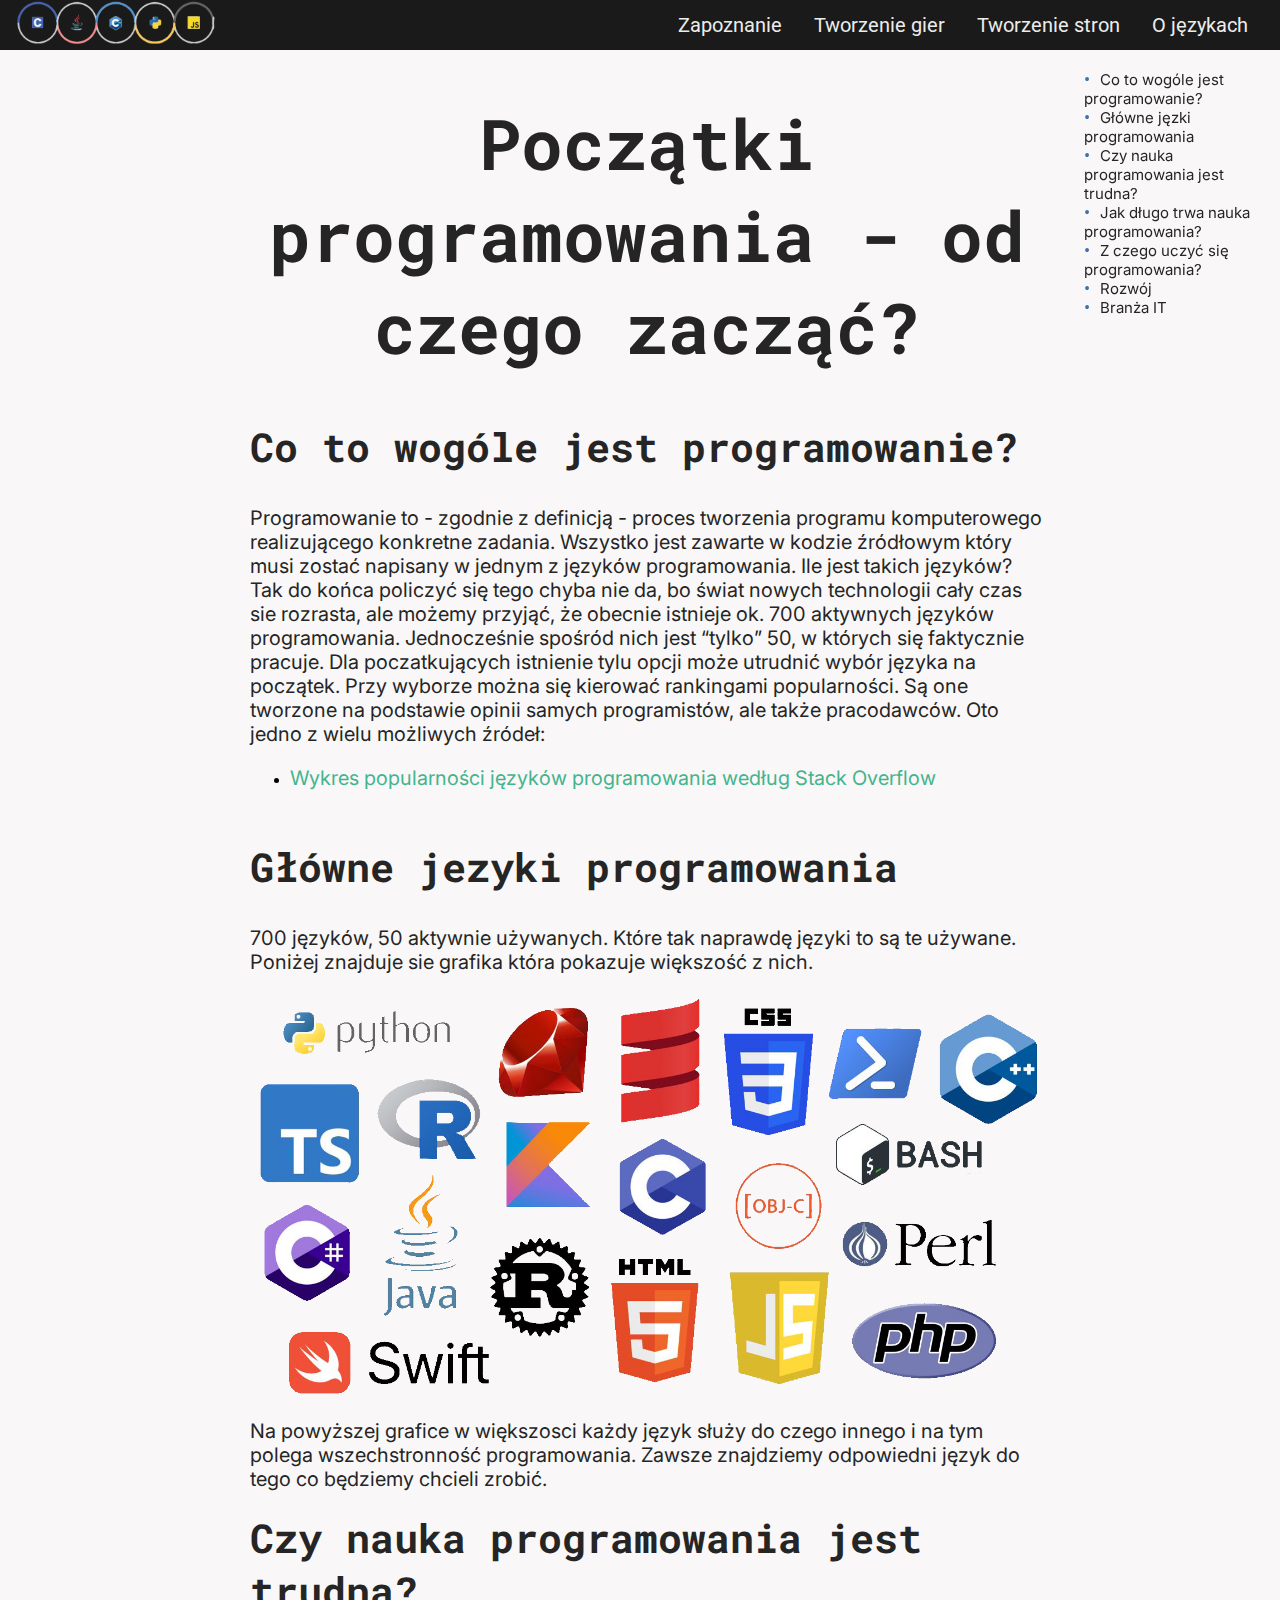
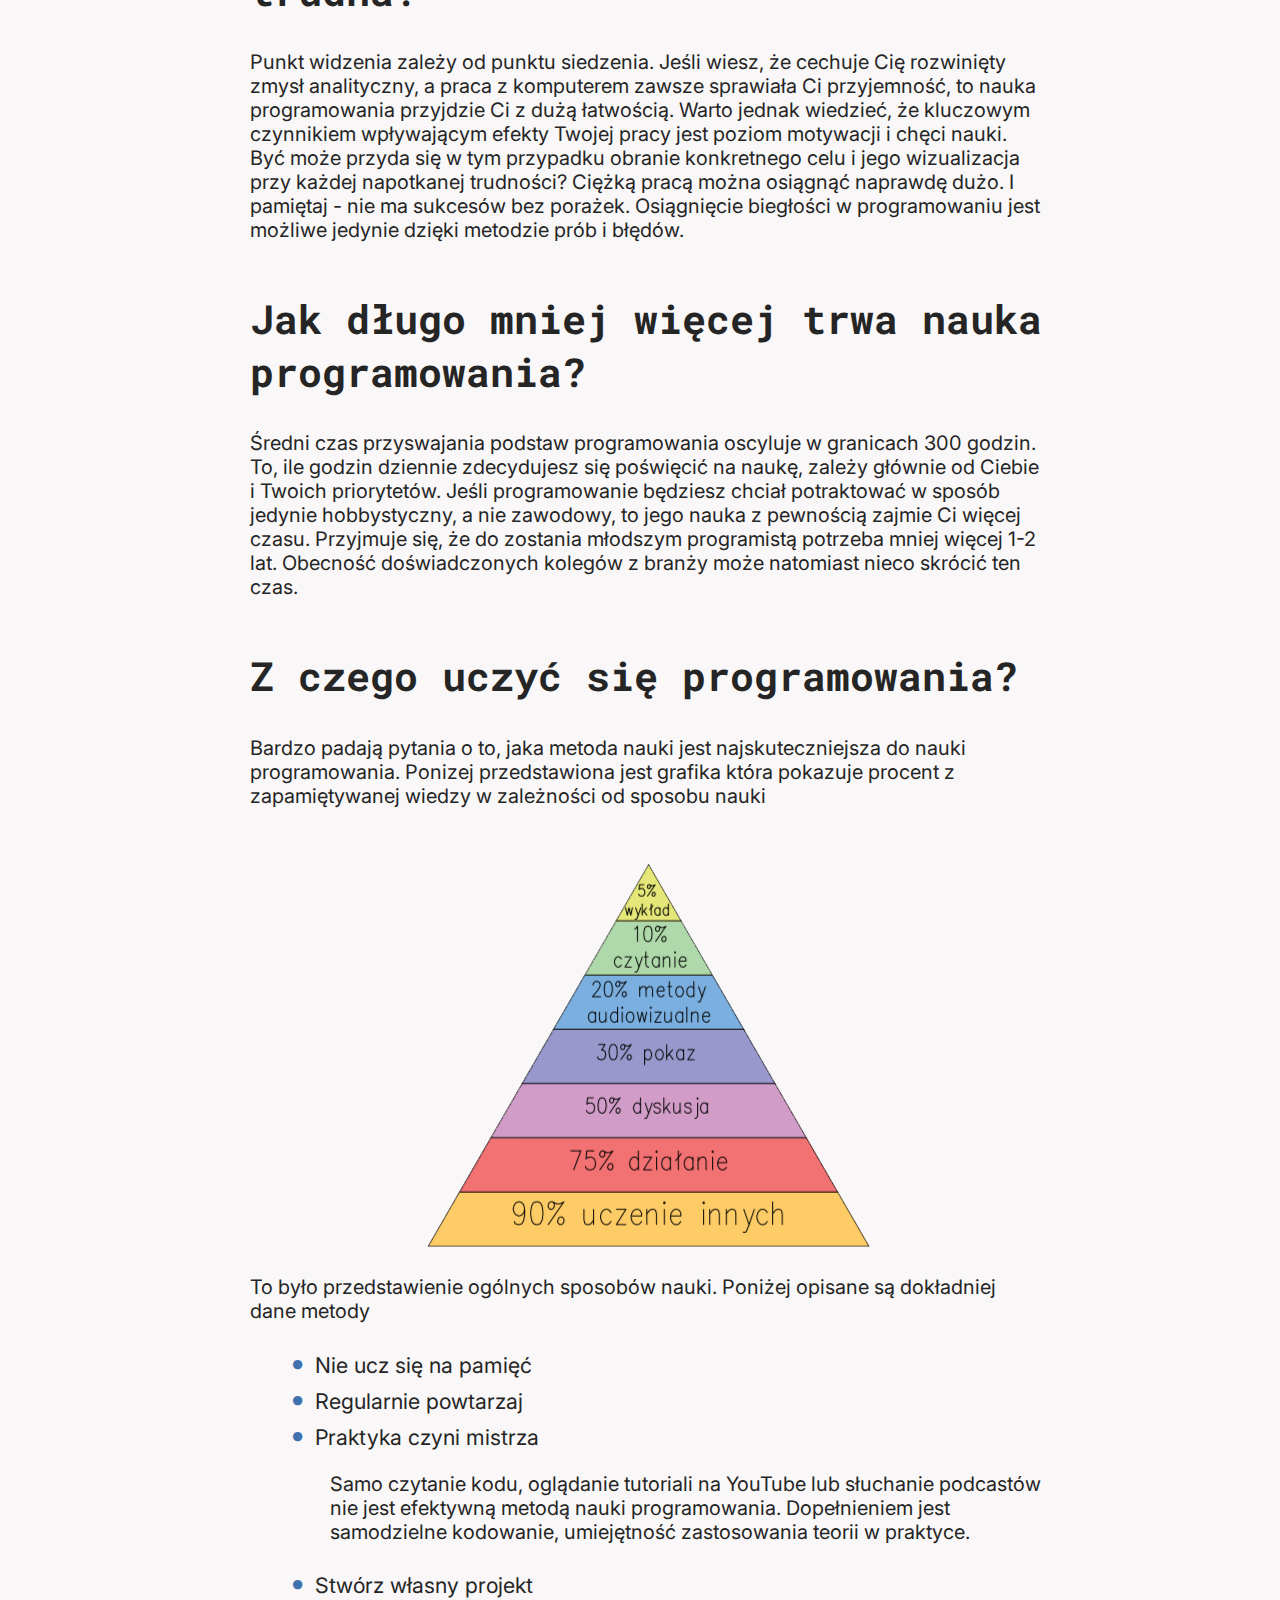
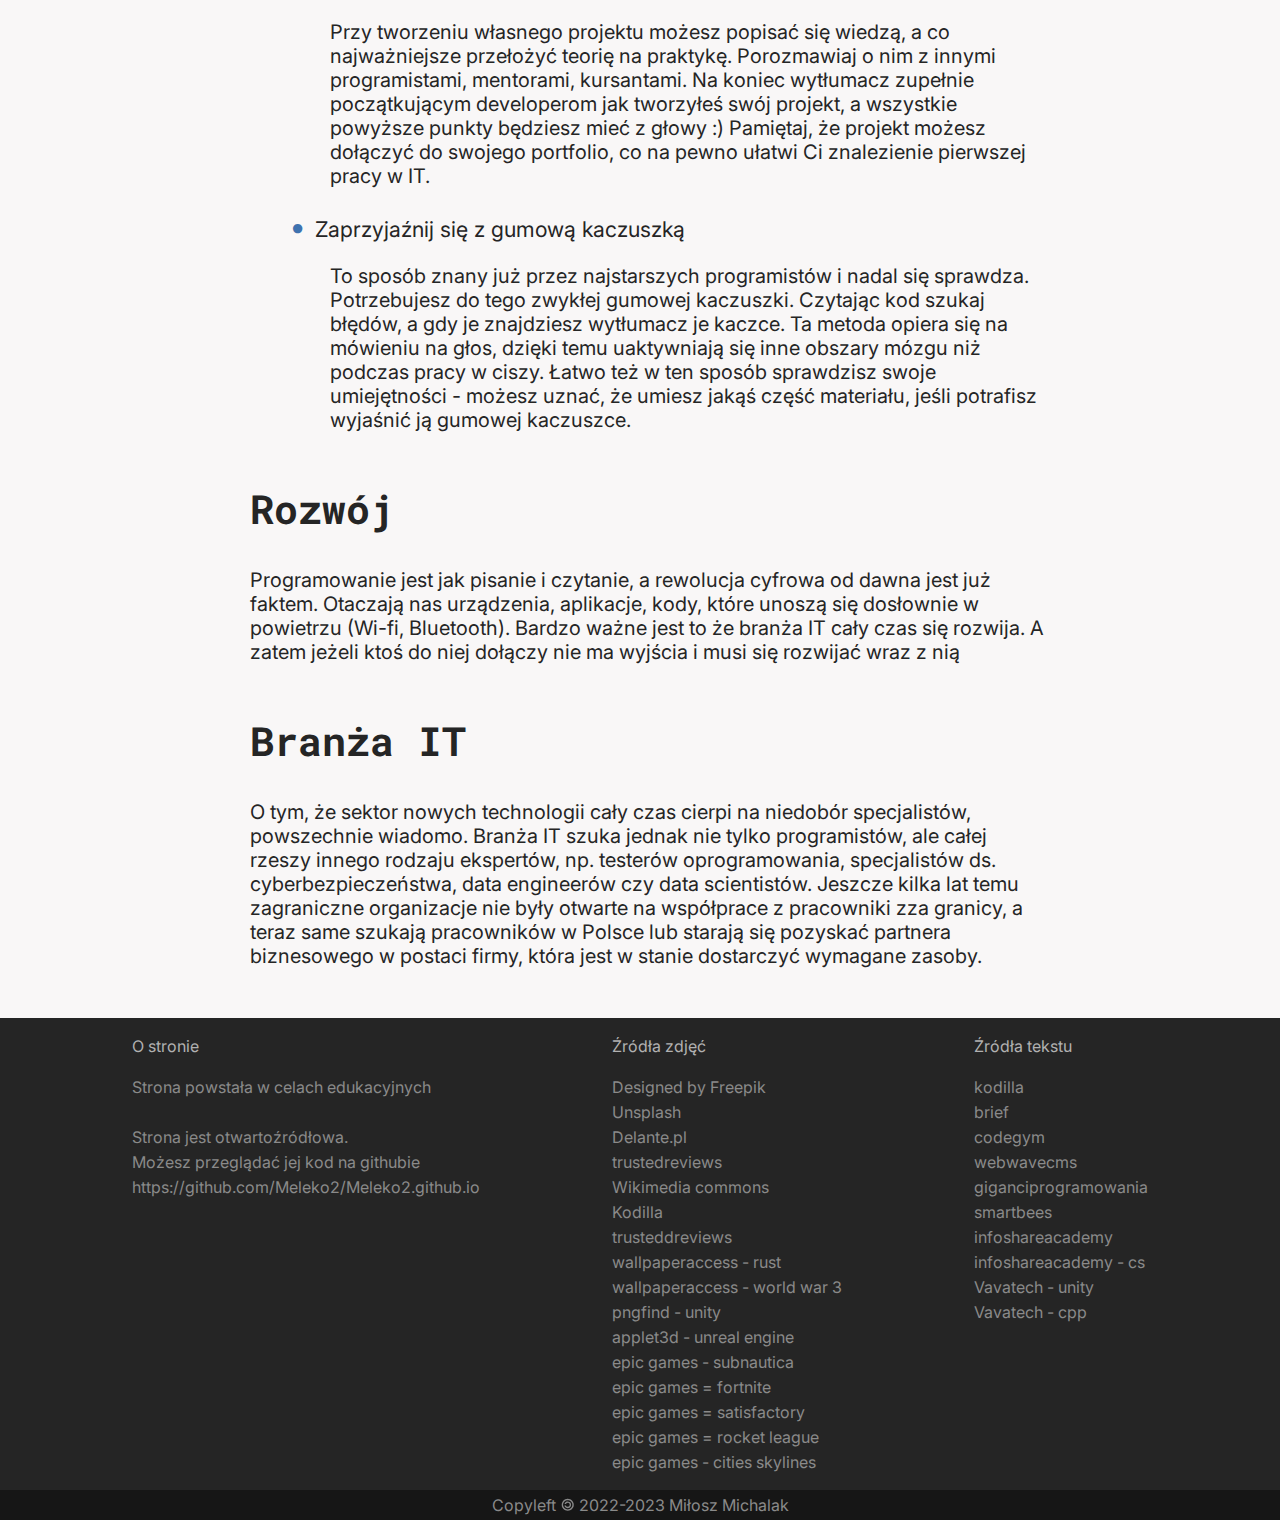
<file: ProgrammingLanguages/websites/Zapoznanie/zapoznanie.html>
<!DOCTYPE html>
<html lang="pl">
<head>
    <meta charset="UTF-8" />
    <meta name="viewport" content="width=device-width, initial-scale=1, shrink-to-fit=no">
    <meta http-equiv="x-ua-compatible" content="ie=edge">
    <meta http-equiv="X-UA-Compatible" content="IE=7">
    <meta http-equiv="Content-Type" content="text/html;charset=UTF-8">
    <meta name="description" content="Strona wykonana w celach edukacyjnych, zrzekam sie wszystkich praw autorskich">
    <meta name="keywords" content="Language, jezyki, Programming, programowania, programowanie, nauka, edukacja">
    <meta name="author" content="Meleko2">
    <title>Zapoznanie : Języki programowania</title>
    <link rel="icon" href="../../img/SmallLogo.png">
    <link rel="stylesheet" href="../../mainStyle.css">
</head>
<body>

    <!--Navigation-->
    <div class="top-nav">
        <div>
          <a href="../../index.html"><img src="../../img/logo.png" alt="Logo" id="logoIndex"></a>
        </div>
        <input id="menu-toggle" type="checkbox">
        <label class='menu-button-container' for="menu-toggle">
        <div class='menu-button'></div>
      </label>
        <ul class="menu">
          <li><a href="zapoznanie.html">Zapoznanie</a></li>
          <li><a href="../gry/gry.html">Tworzenie gier</a></li>
          <li><a href="../stronyInternetowe/strony.html">Tworzenie stron</a></li>
          <li><a href="../jezyki/jezyki.html">O językach</a></li>
        </ul>
      </div>

    <!--Main container-->
    <div class="flexContainer">
        <div class="main">
            <!--Header-->
            <h1 class="bigHeader text-center">Początki programowania - od czego zacząć?</h1>

            <!--Section "Co to wogole jest programowanie"-->
            <h2 class="header" id="coToJest">Co to wogóle jest programowanie?</h2>
            <p class="text">Programowanie to - zgodnie z definicją - proces tworzenia programu komputerowego realizującego konkretne zadania. Wszystko jest zawarte w kodzie źródłowym który musi zostać napisany w jednym z języków programowania. Ile jest takich języków? Tak do końca policzyć się tego chyba nie da, bo świat nowych technologii cały czas sie rozrasta, ale możemy przyjąć, że obecnie istnieje ok. 700 aktywnych języków programowania. Jednocześnie spośród nich jest “tylko” 50, w których się faktycznie pracuje. Dla poczatkujących istnienie tylu opcji może utrudnić wybór języka na początek. Przy wyborze można się kierować rankingami popularności. Są one tworzone na podstawie opinii samych programistów, ale także pracodawców. Oto jedno z wielu możliwych źródeł: </p>
            <ul class="mb-5">
                <li><a href="https://insights.stackoverflow.com/survey/2021#technology-most-popular-technologies" target="_blank" class="link">Wykres popularności języków programowania według Stack Overflow</a></li>
            </ul>

            <!--Section "Glowne jezyki programowania"-->
            <h2 class="header" id="glowneJezyki">Główne jezyki programowania</h2>
            <p class="text">700 języków, 50 aktywnie używanych. Które tak naprawdę języki to są te używane. Poniżej znajduje sie grafika która pokazuje większość z nich.</p>
            <img src="../../img/programmingLanguages.png" alt="Zdjecie z jezykami programowania" class="picture img-center">
            <p class="text">Na powyższej grafice w większosci każdy język służy do czego innego i na tym polega wszechstronność programowania. Zawsze znajdziemy odpowiedni język do tego co będziemy chcieli zrobić.</p>

            <!--Section "Czy nauka programowania jest trudna?"-->
            <h2 class="header">Czy nauka programowania jest trudna?</h2>
            <p class="text mb-5" id="trudnoscProgramowania">Punkt widzenia zależy od punktu siedzenia. Jeśli wiesz, że cechuje Cię rozwinięty zmysł analityczny, a praca z komputerem zawsze sprawiała Ci przyjemność, to nauka programowania przyjdzie Ci z dużą łatwością. Warto jednak wiedzieć, że kluczowym czynnikiem wpływającym efekty Twojej pracy jest poziom motywacji i chęci nauki. Być może przyda się w tym przypadku obranie konkretnego celu i jego wizualizacja przy każdej napotkanej trudności? Ciężką pracą można osiągnąć naprawdę dużo. I pamiętaj - nie ma sukcesów bez porażek. Osiągnięcie biegłości w programowaniu jest możliwe jedynie dzięki metodzie prób i błędów.</p>

            <!--Section "Jak długo mniej więcej trwa nauka programowania?"-->
            <h2 class="header" id="czasNauki">Jak długo mniej więcej trwa nauka programowania?</h2>
            <p class="text mb-5">Średni czas przyswajania podstaw programowania oscyluje w granicach 300 godzin. To, ile godzin dziennie zdecydujesz się poświęcić na naukę, zależy głównie od Ciebie i Twoich priorytetów. Jeśli programowanie będziesz chciał potraktować w sposób jedynie hobbystyczny, a nie zawodowy, to jego nauka z pewnością zajmie Ci więcej czasu. Przyjmuje się, że do zostania młodszym programistą potrzeba mniej więcej 1-2 lat. Obecność doświadczonych kolegów z branży może natomiast nieco skrócić ten czas.</p>

            <!--Section "Z czego sie uczyc"-->
            <h2 class="header" id="zCzego">Z czego uczyć się programowania?</h2>
            <p class="text mb-5">Bardzo padają pytania o to, jaka metoda nauki jest najskuteczniejsza do nauki programowania. Ponizej przedstawiona jest grafika która pokazuje procent z zapamiętywanej wiedzy w zależności od sposobu nauki</p>
            <img src="../../img/piramida.png" alt="piramida z sposobami nauki programowania" class="picture img-center">
            <p class="text">To było przedstawienie ogólnych sposobów nauki. Poniżej opisane są dokładniej dane metody</p>
            <ul class="list mb-5">
                <li class="list-content">Nie ucz się na pamięć</li>
                <li class="list-content">Regularnie powtarzaj</li>
                <li class="list-content">Praktyka czyni mistrza
                    <p class="text ml-4">Samo czytanie kodu, oglądanie tutoriali na YouTube lub słuchanie podcastów nie jest efektywną metodą nauki programowania. Dopełnieniem jest samodzielne kodowanie, umiejętność zastosowania teorii w praktyce.</p>
                </li>
                <li class="list-content">Stwórz własny projekt
                    <p class="text ml-4">Przy tworzeniu własnego projektu możesz popisać się wiedzą, a co najważniejsze przełożyć teorię na praktykę. Porozmawiaj o nim z innymi programistami, mentorami, kursantami. Na koniec wytłumacz zupełnie początkującym developerom jak tworzyłeś swój projekt, a wszystkie powyższe punkty będziesz mieć z głowy :) Pamiętaj, że projekt możesz dołączyć do swojego portfolio, co na pewno ułatwi Ci znalezienie pierwszej pracy w IT.</p>
                </li>
                <li class="list-content">Zaprzyjaźnij się z gumową kaczuszką
                    <p class="text ml-4">To sposób znany już przez najstarszych programistów i nadal się sprawdza. Potrzebujesz do tego zwykłej gumowej kaczuszki. Czytając kod szukaj błędów, a gdy je znajdziesz wytłumacz je kaczce. Ta metoda opiera się na mówieniu na głos, dzięki temu uaktywniają się inne obszary mózgu niż podczas pracy w ciszy. Łatwo też w ten sposób sprawdzisz swoje umiejętności - możesz uznać, że umiesz jakąś część materiału, jeśli potrafisz wyjaśnić ją gumowej kaczuszce.</p>
                </li>
            </ul>

            <!--Section "Rozwój"-->
            <h2 class="header" id="rozwoj">Rozwój</h2>
            <p class="text mb-5">Programowanie jest jak pisanie i czytanie, a rewolucja cyfrowa od dawna jest już faktem. Otaczają nas urządzenia, aplikacje, kody, 
                które unoszą się dosłownie w powietrzu (Wi-fi, Bluetooth). Bardzo ważne jest to że branża IT cały czas się rozwija. A zatem jeżeli ktoś do niej dołączy
                nie ma wyjścia i musi się rozwijać wraz z nią</p>
            
            <!--Section "Branża IT"-->
            <h2 class="header" id="branza">Branża IT</h2>
            <p class="text mb-5">O tym, że sektor nowych technologii cały czas cierpi na niedobór specjalistów, powszechnie wiadomo. Branża IT szuka jednak nie tylko programistów, ale całej rzeszy innego rodzaju ekspertów, np. testerów oprogramowania, specjalistów ds. cyberbezpieczeństwa, data engineerów czy data scientistów. Jeszcze kilka lat temu zagraniczne organizacje nie były otwarte na współprace z pracowniki zza granicy, a teraz same szukają pracowników w Polsce lub starają się pozyskać partnera biznesowego w postaci firmy, która jest w stanie dostarczyć wymagane zasoby.</p>
        </div>


        <!--Table of contents-->
        <div>
            <ul class="spis-list">
                <li><a href="#coToJest" class="link-spis">Co to wogóle jest programowanie?</a></li>
                <li><a href="#glowneJezyki" class="link-spis">Główne jęzki programowania</a></li>
                <li><a href="#trudnoscProgramowania" class="link-spis">Czy nauka programowania jest trudna?</a></li>
                <li><a href="#czasNauki" class="link-spis">Jak długo trwa nauka programowania?</a></li>
                <li><a href="#zCzego" class="link-spis">Z czego uczyć się programowania?</a></li>
                <li><a href="#rozwoj" class="link-spis">Rozwój</a></li>
                <li><a href="#branza" class="link-spis">Branża IT</a></li>
            </ul>
        </div>
    </div>

    <div class="footer">
        <div class="footer-list">
            <p class="mb-3">O stronie</p>
            <a href="#">Strona powstała w celach edukacyjnych</a><br>
            <a href="#">Strona jest otwartoźródłowa.<br>
            Możesz przeglądać jej kod na githubie <a href="https://github.com/Meleko2/Meleko2.github.io" target="_blank">https://github.com/Meleko2/Meleko2.github.io</a></a>
        </div>

        <div class="footer-list">
            <p class="mb-3">Źródła zdjęć</p>   
            <a href="http://www.freepik.com" target="_blank">Designed by Freepik</a>
            <a href="https://unsplash.com" target="_blank">Unsplash</a>
            <a href="https://delante.pl/definicje/certyfikat-ssl/" target="_blank">Delante.pl</a>
            <a href="https://www.trustedreviews.com/news/fortnite-chapter-3-new-map-battle-pass-skins-release-date-4189712">trustedreviews</a>
            <a href="https://commons.wikimedia.org/wiki/Strona_główna" target="_blank">Wikimedia commons</a>
            <a href="https://kodilla.com/pl/blog/jak-efektywnie-uczyc-sie-programowania" target="_blank">Kodilla</a>
            <a href="https://www.trustedreviews.com/news/pokemon-go-gets-a-special-update-for-iphones-4189154" target="_blank">trusteddreviews</a>
            <a href="https://wallpaperaccess.com/rust-game" target="_blank">wallpaperaccess - rust</a>
            <a href="https://wallpaperaccess.com/world-war-3-game" target="_blank">wallpaperaccess - world war 3</a>
            <a href="https://www.pngfind.com/freepng/unity-logo/" target="_blank">pngfind - unity</a>
            <a href="https://applet3d.com/3d-rendering/best-architectural-rendering-software/" target="_blank">applet3d - unreal engine</a>
            <a href="https://store.epicgames.com/en-US/p/subnautica" target="_blank">epic games - subnautica</a>
            <a href="https://store.epicgames.com/en-US/p/fortnite" target="_blank">epic games = fortnite</a>
            <a href="https://store.epicgames.com/en-US/p/satisfactory" target="_blank">epic games = satisfactory</a>
            <a href="https://store.epicgames.com/en-US/p/rocket-league" target="_blank">epic games = rocket league</a>
            <a href="https://store.epicgames.com/pl/p/cities-skylines" target="_blank">epic games - cities skylines</a>

        </div>

        <div class="footer-list">
            <p class="mb-3">Źródła tekstu</p>
            <a href="https://kodilla.com/pl/blog/nauka-programowania-od-zera" target="_blank">kodilla</a>
            <a href="https://brief.pl/tworzenie-stron-internetowych-od-czego-powinienes-zaczac/" target="_blank">brief</a>
            <a href="https://codegym.cc/pl/groups/posts/dlaczego-powiniene-nauczy-si-jzyka-java-w-2020" target="_blank">codegym</a>
            <a href="https://webwavecms.com/tworzenie-stron-internetowych-to-latwe" target="_blank">webwavecms</a>
            <a href="https://www.giganciprogramowania.edu.pl/blog/jak-zaczac-przygode-z-programowaniem-gier" target="_blank">giganciprogramowania</a>
            <a href="https://smartbees.pl/baza-wiedzy/php" target="_blank">smartbees</a>
            <a href="https://infoshareacademy.com/blog/2021/01/18/jak-zaczac-programowac-gry/" target="_blank">infoshareacademy</a>
            <a href="https://infoshareacademy.com/blog/2022/12/14/dlaczego-warto-zostac-c-developerem/" target="_blank">infoshareacademy - cs</a>
            <a href="https://vavatech.pl/technologie/tworzenie-gier/unity" target="_blank">Vavatech - unity</a>
            <a href="https://vavatech.pl/technologie/jezyki-programowania/cpp" target="_blank">Vavatech - cpp</a>
        </div>
        </div>

        <div id="down-footer">
            <a href="#">Copyleft <span id="copyleft">&copy;</span> 2022-2023 Miłosz Michalak</a>
        </div>

</body>
</html>
</file>
<file: style.css>
@import url('https://fonts.googleapis.com/css2?family=Libre+Franklin:ital,wght@0,100..900;1,100..900&display=swap');

:root{
    --primary-color: #1E201E;
    --secondary-color: #697565;
    --accent-color: #ECDFCC;
}

*{
    font-family: "Libre Franklin", sans-serif;
    color: var(--accent-color);
}

body{
    background-color: var(--primary-color);
    margin-left: 100px;
    margin-right: 100px;
}

header{
    font-size: 60px;
}

article{
    font-size: 30px;
    margin-bottom: 5px;
}

div {
    margin-bottom: 50px;
}

a {
    color: var(--accent-color);
    text-decoration: none;
    display: block;
    margin-bottom: 8px;
}

a:hover{
    color: var(--secondary-color);
}

.text-center{
    text-align: center;
}

@media (max-width: 800px){
    header{
        font-size: 30px;
        margin-bottom: 10px;
    }

    article{
        font-size: 20px;
        margin-bottom: 10px;
    }
    
    body{
        margin-left: 10px;
        margin-right: 10px;
    }
}
</file>
<file: JqueryOut/style.css>
@import url('https://fonts.googleapis.com/css2?family=Afacad+Flux:wght@100..1000&display=swap');

:root{
    --primary-color: #424874;
    --secondary-color: #A6B1E1;
    --accent-color: #DCD6F7;
}

body{
    background-color: var(--accent-color);
    font-family: "Afacad Flux", sans-serif;
    text-align: center;
}

header{
    font-size: 40px;
}

article{
    font-size: 30px;
}

#board{
    display: flex;
    height: 60vh;
    justify-content: center;
    align-items: center;
}

#game-board {
    display: grid;
    grid-template-columns: repeat(5, 100px);
    grid-gap: 5px;
}

#youWon{
    font-size: 25px;
}

.light{
    width: 100px;
    height: 100px;
    background-color: var(--primary-color);
}

.lightOn{
    background-image: url("light-bulb.svg");
    background-size: 90px;
    background-repeat: no-repeat;
    background-position: center;
    background-color: var(--secondary-color);
}

.info{
    font-size: 30px;
    text-align: center;
    margin: 5px;
}

#reset {
    background-color: var(--primary-color);
    border: 2px solid #1b225e;
    border-radius: 30px;
    box-shadow: #1b225e 4px 4px 0 0;
    color: #FAFAFA;
    cursor: pointer;
    font-weight: 600;
    font-size: 18px;
    padding: 0 40px;
    line-height: 45px;
    display: block;
    margin-left: auto;
    margin-right: auto;
    letter-spacing: 2px;
    margin-top: 20px;
}

#reset:hover {
    background-color: var(--accent-color);
    color: #FFF;
}

#reset:active {
    transform: translate(2px, 2px);
}
</file>
<file: jQueryOut/style.css>
@import url('https://fonts.googleapis.com/css2?family=Afacad+Flux:wght@100..1000&display=swap');

:root{
    --primary-color: #424874;
    --secondary-color: #A6B1E1;
    --accent-color: #DCD6F7;
}

body{
    background-color: var(--accent-color);
    font-family: "Afacad Flux", sans-serif;
    text-align: center;
}

header{
    font-size: 40px;
}

article{
    font-size: 30px;
}

#board{
    display: flex;
    height: 60vh;
    justify-content: center;
    align-items: center;
}

#game-board {
    display: grid;
    grid-template-columns: repeat(5, 100px);
    grid-gap: 5px;
}

#youWon{
    font-size: 25px;
}

.light{
    width: 100px;
    height: 100px;
    background-color: var(--primary-color);
}

.lightOn{
    background-image: url("light-bulb.svg");
    background-size: 90px;
    background-repeat: no-repeat;
    background-position: center;
    background-color: var(--secondary-color);
}

.info{
    font-size: 30px;
    text-align: center;
    margin: 5px;
}

#reset {
    background-color: var(--primary-color);
    border: 2px solid #1b225e;
    border-radius: 30px;
    box-shadow: #1b225e 4px 4px 0 0;
    color: #FAFAFA;
    cursor: pointer;
    font-weight: 600;
    font-size: 18px;
    padding: 0 40px;
    line-height: 45px;
    display: block;
    margin-left: auto;
    margin-right: auto;
    letter-spacing: 2px;
    margin-top: 20px;
}

#reset:hover {
    background-color: var(--accent-color);
    color: #FFF;
}

#reset:active {
    transform: translate(2px, 2px);
}

@media (max-width: 800px){
    #game-board {
        grid-template-columns: repeat(5, 60px);
    }
    
    .light{
        width: 60px;
        height: 60px;
    }
    
    #board{
        height: 45vh;
    }

    .lightOn{
        background-size: 40px;
    }
}

@media (max-height: 800px){
    #game-board {
        grid-template-columns: repeat(5, 50px);
    }

    .light{
        width: 50px;
        height: 50px;
    }
}
</file>
<file: ProgrammingLanguages/mainStyle.css>
/*Google fonts: Kanit 500, Inter, Roboto Mono 400 and 600 */
@import url('https://fonts.googleapis.com/css2?family=Inter&family=Kanit:wght@500&family=Roboto&family=Roboto+Mono:wght@600&display=swap');

*{scroll-behavior: smooth;}

/*Szybkie style*/

.text-center
{
    text-align: center;
}

.mt-5
{
    margin-top: 50px;
}

.mb-5
{
    margin-bottom: 50px;
}

.ml-4
{
    margin-left: 40px;
}

.mr-4
{
    margin-right: 40px;
}

.ml-15
{
    margin-left: 15px;
}

body
{
    background-color: #F9F7F7;
    margin: 0;
}

/* NAVIGATION */
.top-nav
{
    display: flex;
    flex-direction: row;
    align-items: center;
    justify-content: space-between;
    background-color: #1a1a1a;
    height: 50px;
    padding: 1em;
    box-sizing:border-box;
    -moz-box-sizing: border-box;
    -webkit-box-sizing: border-box;
    position: sticky;
    top: 0px;
    z-index: 99;
}

.top-nav > ul > li > a
{
    color: #ececec;
    font-family: 'Roboto';
    font-size: 20px;
    text-decoration: none;
}

.top-nav > ul > li > a:hover
{
    color: #686868;
}
  
.menu 
{
    display: flex;
    flex-direction: row;
    list-style-type: none;
    margin: 0;
    padding: 0;
    box-sizing:border-box;
    -moz-box-sizing: border-box;
    -webkit-box-sizing: border-box;
}
  
.menu > li 
{
    margin: 0 1rem;
    overflow: hidden;
    box-sizing:border-box;
    -moz-box-sizing: border-box;
    -webkit-box-sizing: border-box;
}
  
.menu-button-container 
{
    display: none;
    height: 100%;
    width: 30px;
    cursor: pointer;
    flex-direction: column;
    justify-content: center;
    align-items: center;
    box-sizing:border-box;
    -moz-box-sizing: border-box;
    -webkit-box-sizing: border-box;
}
  
#menu-toggle 
{
    display: none;
    box-sizing:border-box;
    -moz-box-sizing: border-box;
    -webkit-box-sizing: border-box;
}
  
.menu-button,
.menu-button::before,
.menu-button::after 
{
    display: block;
    background: rgb(2,0,36);
    background: linear-gradient(210deg, rgba(2,0,36,1) 0%, rgba(208,38,185,1) 73%, rgba(160,5,238,1) 100%);
    position: absolute;
    height: 4px;
    width: 30px;
    transition: transform 600ms cubic-bezier(0.23, 1, 0.32, 1);
    -o-transition: transform 600ms cubic-bezier(0.23, 1, 0.32, 1);
    -moz-transition: transform 600ms cubic-bezier(0.23, 1, 0.32, 1);
    -webkit-transition: transform 600ms cubic-bezier(0.23, 1, 0.32, 1);
    border-radius: 2px;
    box-sizing:border-box;
    -moz-box-sizing: border-box;
    -webkit-box-sizing: border-box;
}
  
.menu-button::before 
{
    content: '';
    margin-top: -8px;
    box-sizing:border-box;
    -moz-box-sizing: border-box;
    -webkit-box-sizing: border-box;
}
  
.menu-button::after 
{
    content: '';
    margin-top: 8px;
    box-sizing:border-box;
    -moz-box-sizing: border-box;
    -webkit-box-sizing: border-box;
}
  
#menu-toggle:checked + .menu-button-container .menu-button::before 
{
    margin-top: 0px;
    transform: rotate(220deg);
    box-sizing:border-box;
    -moz-box-sizing: border-box;
    -webkit-box-sizing: border-box;
}
  
#menu-toggle:checked + .menu-button-container .menu-button 
{
    background: rgba(255, 255, 255, 0);
    box-sizing:border-box;
    -moz-box-sizing: border-box;
    -webkit-box-sizing: border-box;
}
  
#menu-toggle:checked + .menu-button-container .menu-button::after 
{
    margin-top: 0px;
    transform: rotate(-220deg);
    box-sizing:border-box;
    -moz-box-sizing: border-box;
    -webkit-box-sizing: border-box;
}

#logoIndex
{
    width: 200px;
    height: auto;
    align-self: center;
}

.container
{
    margin-left: 100px;
    margin-right: 100px;
}

.text
{
    font-family: 'Inter';
    font-size: 20px;
    color: #252525;
}

.smallHeader
{
    font-size: 30px;
    color: #252525;
    font-family: 'Roboto mono';
}

.header
{
    color: #252525;
    font-size: 40px;
    font-family: 'Roboto mono';
    margin-top: 20px;
}

.mediumHeader
{
    color: #252525;
    font-size: 50px;
    font-family: 'Roboto mono';
    margin-top: 20px;
    text-align: center;
}

.bigHeader
{
    font-size: 70px;
    color: #252525;
    font-family: 'Roboto mono';
}

.list
{
    list-style-type: none;
    color: #252525;
    font-family: 'Inter';
    font-size: 21.5px;
}

.list > li:before
{
    content: "•";
    color: #3F72AF;
    font-size: 30px;
    margin-right: 10px;
}

.img-center
{
    display: block;
    margin-left: auto;
    margin-right: auto;
}

.picture 
{
    max-width: 100% !important;
    height: auto;
    border-radius: 15px;
}

.logo
{
    float: right;
    width: 12%;
}

.link
{
    color: rgb(67, 180, 142);
    text-decoration: none;
    font-family: 'inter';
    font-size: 20px;
    transition: all 0.2s ease-out;
    -moz-transition: all 0.2s ease-out;
    -webkit-transition: all 0.2s ease-out;
    -o-transition: all 0.2 ease-out;
}

.link:hover
{
    color: rgb(45, 138, 107);
}

/*Podstrony*/
.flexContainer
{
    margin-left: 250px;
    margin-right: 25px;
    display: flex;
}

.main
{
    width: 1245px;
}

.spis-list
{
    list-style-type: none;
    position: sticky;
    top: 70px;
}

.spis-list > li:before
{
    content: "•";
    color: #3F72AF;
    margin-right: 10px;
    scroll-behavior: smooth;
}

.link-spis
{
    color: #252525;
    text-decoration: none;
    font-family: 'Inter';
    font-size: 15px;
}

.footer
{
    display: flex;
    justify-content: space-evenly;
    background-color: #252525;
    color: #8a8a8a;
    font-family: 'Inter';
    font-weight: 400;
}

.footer-list
{
    line-height: 25px;
    display: flex;
    flex-direction: column;
}

.footer > .footer-list > a
{
    color: #8a8a8a;
    text-decoration: none;
}

#down-footer
{
    background-color: #161616;
    text-align: center;
    padding: 5px 0px;
}

#down-footer > a{
    color: #8a8a8a;
    text-decoration: none;
    font-family: 'Inter';
    font-weight: 400;
} 

#copyleft{
    display: inline-block;
    transform: rotate(180deg);
}

.footer > * > p
{
    color: #b1b1b1;
}

.footer-list
{
    padding-bottom: 15px;
}

button {
    display: inline-block;
    border-radius: 4px;
    background-color: #3d405b;
    border: none;
    color: #FFFFFF;
    text-align: center;
    font-size: 17px;
    padding: 16px;
    width: 180px;
    transition: all 0.5s;
    cursor: pointer;
    margin: 5px;
    display: block;
    margin-right: auto;
    margin-left: auto;
   }
   
   button span {
    cursor: pointer;
    display: inline-block;
    position: relative;
    transition: 0.5s;
   }
   
   button span:after {
    content: '»';
    position: absolute;
    opacity: 0;
    top: 0;
    right: -15px;
    transition: 0.5s;
   }
   
   button:hover span {
    padding-right: 15px;
   }
   
   button:hover span:after {
    opacity: 1;
    right: 0;
   }
  
  
/* CAROUSEL*/

.carousel-container 
{
  max-width: 90%;
  margin: auto;
  position: relative;
  box-sizing:border-box;
  -moz-box-sizing: border-box;
  -webkit-box-sizing: border-box;
}

.slides-1, .slides-2 
{
  display: none;
  box-sizing:border-box;
  -moz-box-sizing: border-box;
  -webkit-box-sizing: border-box;
}

.prev, .next 
{
  cursor: pointer;
  position: absolute;
  top: 50%;
  width: auto;
  margin-top: -22px;
  padding: 16px;
  color: #96c5ff;
  font-weight: 500;
  font-size: 25px;
  transition: 0.6s all ease;
  -moz-transition: 0.6s all ease;
  -webkit-transition: 0.6s all ease;
  -o-transition: 0.6s all ease;
  border-radius: 0 3px 3px 0;
  user-select: none;
  -moz-user-select: none;
  -webkit-user-select: none;
  box-sizing:border-box;
  -moz-box-sizing: border-box;
  -webkit-box-sizing: border-box;
}

.prev:hover, .next:hover 
{
  background-color: rgba(0, 0, 0, 0.432);
  box-sizing:border-box;
  -moz-box-sizing: border-box;
  -webkit-box-sizing: border-box;
}

.next 
{
  right: 0;
  border-radius: 3px 0 0 3px;
  box-sizing:border-box;
  -moz-box-sizing: border-box;
  -webkit-box-sizing: border-box;
}

.carousel-text 
{
  color: #f3f3f3;
  font-size: 30px;
  padding: 8px 12px;
  position: absolute;
  bottom: 8px;
  width: 100%;
  text-align: center;
  box-sizing:border-box;
  -moz-box-sizing: border-box;
  -webkit-box-sizing: border-box;
}

.number-text 
{
  color: #f2f2f2;
  font-size: 12px;
  padding: 8px 12px;
  position: absolute;
  top: 0;
  box-sizing:border-box;
  -moz-box-sizing: border-box;
  -webkit-box-sizing: border-box;
}

.fade 
{
  animation-name: fade;
  -moz-animation-name: fade;
  -webkit-animation-name: fade;
  animation-duration: 1.5s;
  -moz-animation-duration: 1.5s;
  -webkit-animation-duration: 1.5;
  box-sizing:border-box;
  -moz-box-sizing: border-box;
  -webkit-box-sizing: border-box;
}

@keyframes fade 
{
  from{
    opacity: 0.5;
  }
  to{
    opacity: 1;
  }
}

@media screen and (max-width:1200px) {
    .flexContainer{
        margin-left: 150px;
    }
}

@media screen and (max-width:1100px) {
    .spis-list{
        display: none;
    }
    .flexContainer{
        margin-right: 100px;
        margin-left: 100px;
    }
}

@media screen and (max-width: 982px)
{
    .header
    {
        font-size: 30px;
    }

    .text
    {
        font-size: 15px;
    }
    
    .link
    {
        font-size: 12px;
    }

    .container
    {
        margin-left: 20px;
        margin-right: 20px;
    }

    .mediumHeader
    {
        font-size: 35px;
    }

    .bigHeader
    {
        font-size: 55px;
    }

    .smallHeader{
        font-size: 18px;
    }

    .flexContainer{
        margin-left: 20px;
        margin-right: 20px;
    }

}

@media screen and (max-width:850px)
{
    .menu-button-container 
    {
        display: flex;
    }

    .menu 
    {
        position: absolute;
        top: 0;
        margin-top: 50px;
        left: 0;
        flex-direction: column;
        width: 100%;
        justify-content: center;
        align-items: center;
    }

    .top-nav > ul > li > a
    {
        color: #F9F7F7;
        font-family: 'Roboto mono';
    }

    .top-nav > ul > li > a:hover
    {
        color: rgb(180, 180, 180);
    }

    #menu-toggle ~ .menu li 
    {
        height: 0;
        margin: 0;
        padding: 0;
        border: 0;
        transition: height 400ms cubic-bezier(0.23, 1, 0.32, 1);
        -o-transition: height 400ms cubic-bezier(0.23, 1, 0.32, 1);
        -moz-transition: height 400ms cubic-bezier(0.23, 1, 0.32, 1);
        -webkit-transition: height 400ms cubic-bezier(0.23, 1, 0.32, 1);
    }

    #menu-toggle:checked ~ .menu li 
    {
        border: 1px solid #333;
        height: 2.5em;
        padding: 0.5em;
        transition: height 400ms cubic-bezier(0.23, 1, 0.32, 1);
        -o-transition: height 400ms cubic-bezier(0.23, 1, 0.32, 1);
        -moz-transition: height 400ms cubic-bezier(0.23, 1, 0.32, 1);
        -webkit-transition: height 400ms cubic-bezier(0.23, 1, 0.32, 1)
    }

    .menu > li 
    {
        display: flex;
        justify-content: center;
        margin: 0;
        padding: 0.5em 0;
        width: 100%;
        color: white;
        background-color: #3f71aff6;
    }

    .menu > li:not(:last-child) 
    {
        border-bottom: 1px solid #112D4E;
    }
}

@media screen and (max-width:800px) {
    .header{
        font-size: 20px;
    }
    .footer{
        display: block;
        text-align: center;
        width: 100%;
    }
    #logoIndex{
        height: 40px;
        width: auto;
    }

    .list
    {
        margin-left: -25px;
    }
    button
    {
        font-size: 12px;
        letter-spacing: 1px;
        width: 131px;
    }
}

@media screen and (max-width:600px) {
    .bigHeader{
        font-size: 35px;
    }
    .main{
        width: 100%;
    }
    .carousel-text{
        font-size: 15px;
    }
}
</file>
<file: ProgrammingLanguages/indexStyle.css>
#background
{
    width: 100%;
}

.wideBox
{
    display: flex;
    justify-content: center;
    width: 1000px;
    padding: 10px;
    margin-left: auto;
    margin-right: auto;
    margin-bottom: 100px;
    transition: all 0.5s ease-in-out;
    -webkit-transition: all 0.5s ease-in-out;
    -moz-transition: all 0.5s ease-in-out;
    -o-transition: all 0.5s ease-in-out;
    box-shadow: inset 0 -3em 3em rgba(202, 202, 202, 0.1),
    0 0  0 2px rgb(228, 228, 228),
    0.3em 0.3em 1em rgba(63, 63, 63, 0.3);
    border-radius: 5px;
}
  
.temp
{
    display: flex;
    justify-content: center;
    align-items: center;
}

.headersBox
{
    margin-left: 10px;
    width: 400px;
}

.imgBox
{
    width: 600px;
}

.box
{
    width: 500px;
    padding: 10px;
    margin-left: auto;
    margin-right: auto;
    height: 100%;
    transition: all 0.5s ease-in-out;
    -moz-transition: all 0.5s ease-in-out;
    -webkit-transition: all 0.5s ease-in-out;
    -o-transition: all 0.5s ease-in-out;
    box-shadow: inset 0 -3em 3em rgba(202, 202, 202, 0.1),
    0 0  0 2px rgb(228, 228, 228),
    0.3em 0.3em 1em rgba(63, 63, 63, 0.3);
    border-radius: 5px;
}

.boxy
{
    display: flex;
    margin-bottom: 100px;
}

#brImg
{
    border-right: 2px solid #3F72AF
}

@media screen and (max-width:1350px) {
    .box{
        width: 460px;
    }
}

@media screen and (max-width:1250px) {
    .box{
        width: 400px;
    }    
    .wideBox{
        width: 900px;
    }
    .imgBox{
        width: 500px;
    }
    .headerBox{
        width: 400px;
    }
}

@media screen and (max-width:1150px) {
    .box{
        width: 360px;
    }    
    .text{
        font-size: 17.5px;
    }
    .wideBox{
        width: 400px;
        flex-direction: column;
        align-items: center;
    }
    #brImg{
        border-right: none;
    }
    .imgBox
    {
        width: 400px;
    }
    .headerBox{
        width: 400px;
    }
}

@media screen and (max-width:1050px) {
    .box{
        width: 330px;
    }
}

@media screen and (max-width:982px){
    .box{
        width: 320px;
        margin-bottom: 60px;
    }
}

@media screen and (max-width:900px) {
    .box{
        width: 280px;
    }
}

@media screen and (max-width: 700px) {
    .boxy{
        flex-direction: column;
    }   

    .box{
        width: 300px;
        height: 425px;
    }

    .wideBox{
        width: 300px;
        height: 425px;
        align-items: center; 
        padding-top: 0;
    }

    .imgBox{
        transform: scale(76%);
        -moz-transform: scale(76%);
        -webkit-transform: scale(76%);
        -o-transform: scale(76%);
    }

    .headersBox{
        transform: scale(77%);
        -moz-transform: scale(77%);
        -webkit-transform: scale(77%);
        -o-transform: scale(77%);
        margin-right: 10px;
    }
    
    #background
    {
        display: none;
    }
    
    .headersBox > .header{
        transform: scale(110%);
        -moz-transform: scale(110%);
        -webkit-transform: scale(110%);
        -o-transform: scale(110%);
    }

}
</file>
<file: ProgrammingLanguages/websites/jezyki/jezyki.css>
.prezentacjaKodu
{
    padding: 12px 10px;
    width: 300px;
    background-color: #3F72AF;
    color: rgb(255, 255, 255);
    font-family: 'Kanit';
    font-size: 20px;
    margin-left: 10px;
    margin-bottom: 30px;
    border-radius: 10px;
    box-shadow: inset 0px 0px 10px 3px rgba(6, 70, 99, 1);
    -moz-box-shadow: inset 0px 0px 10px 3px rgba(6, 70, 99, 1);
}
</file>
